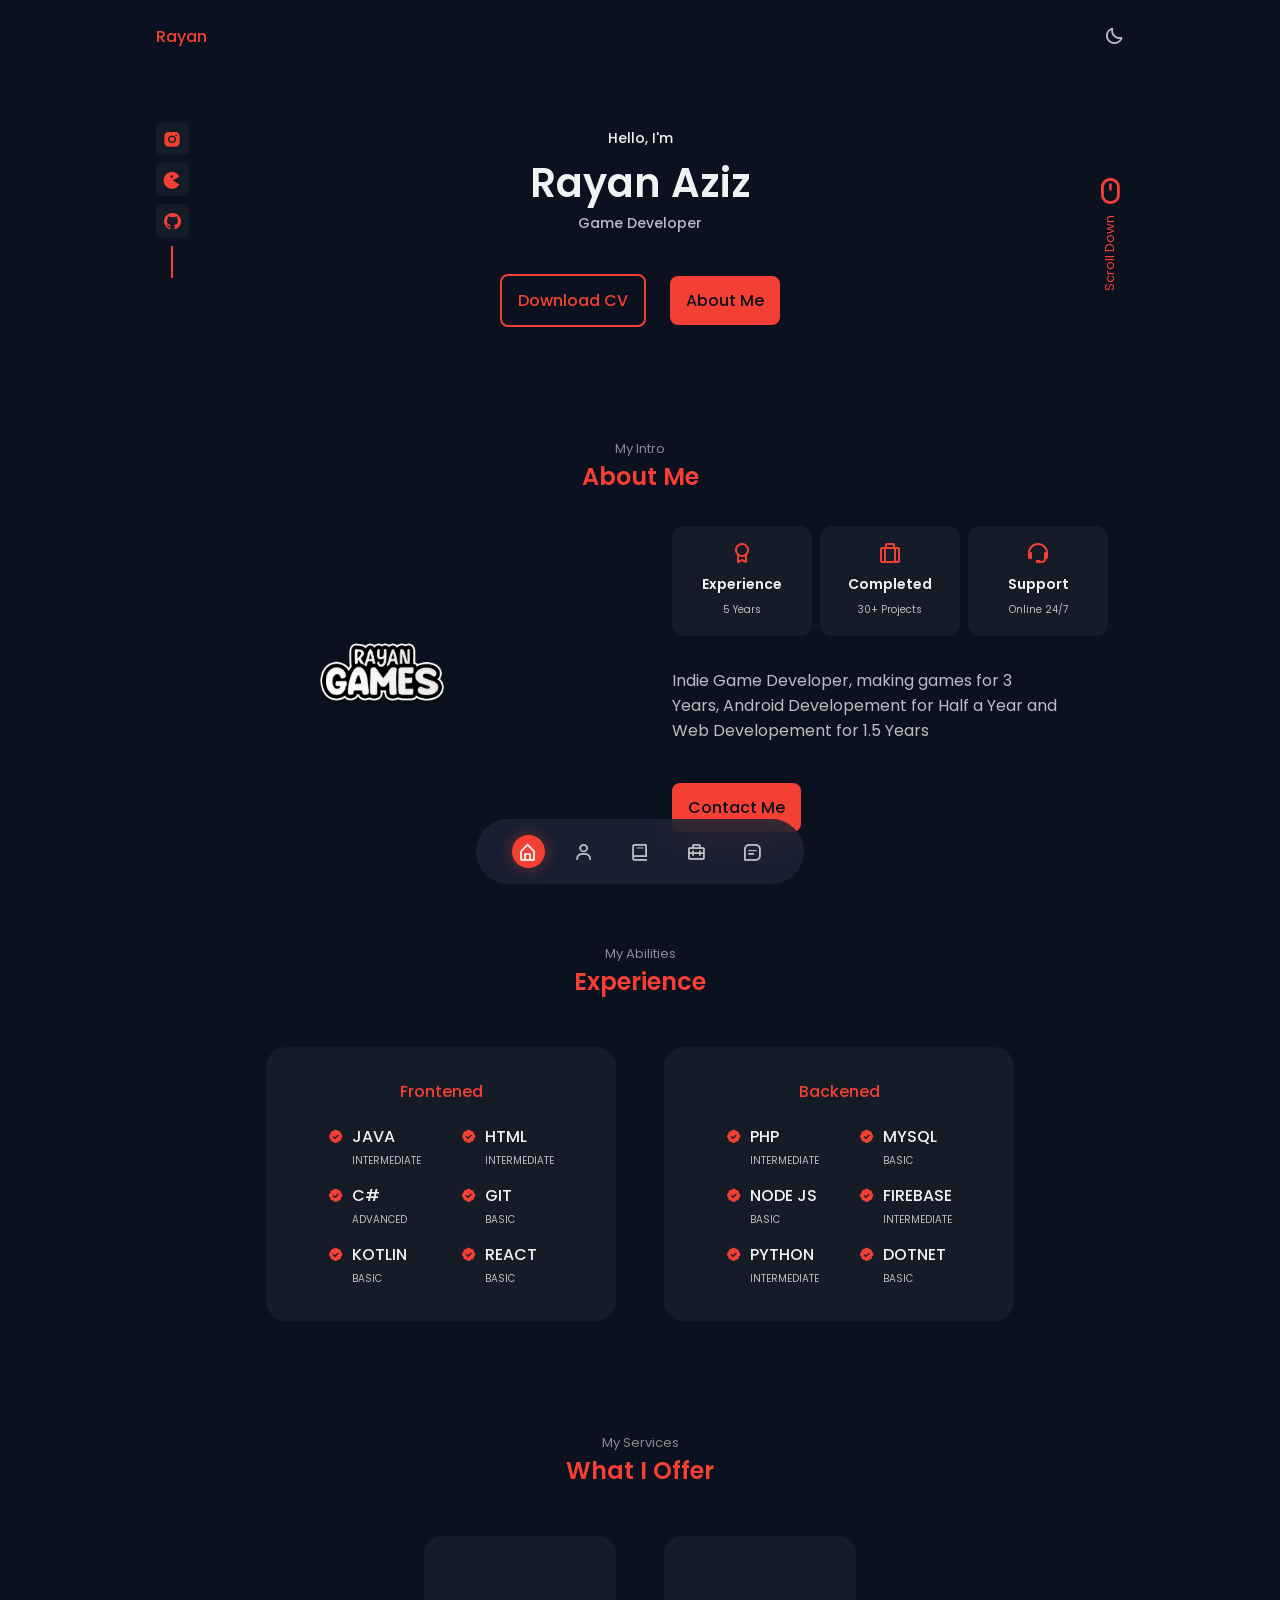
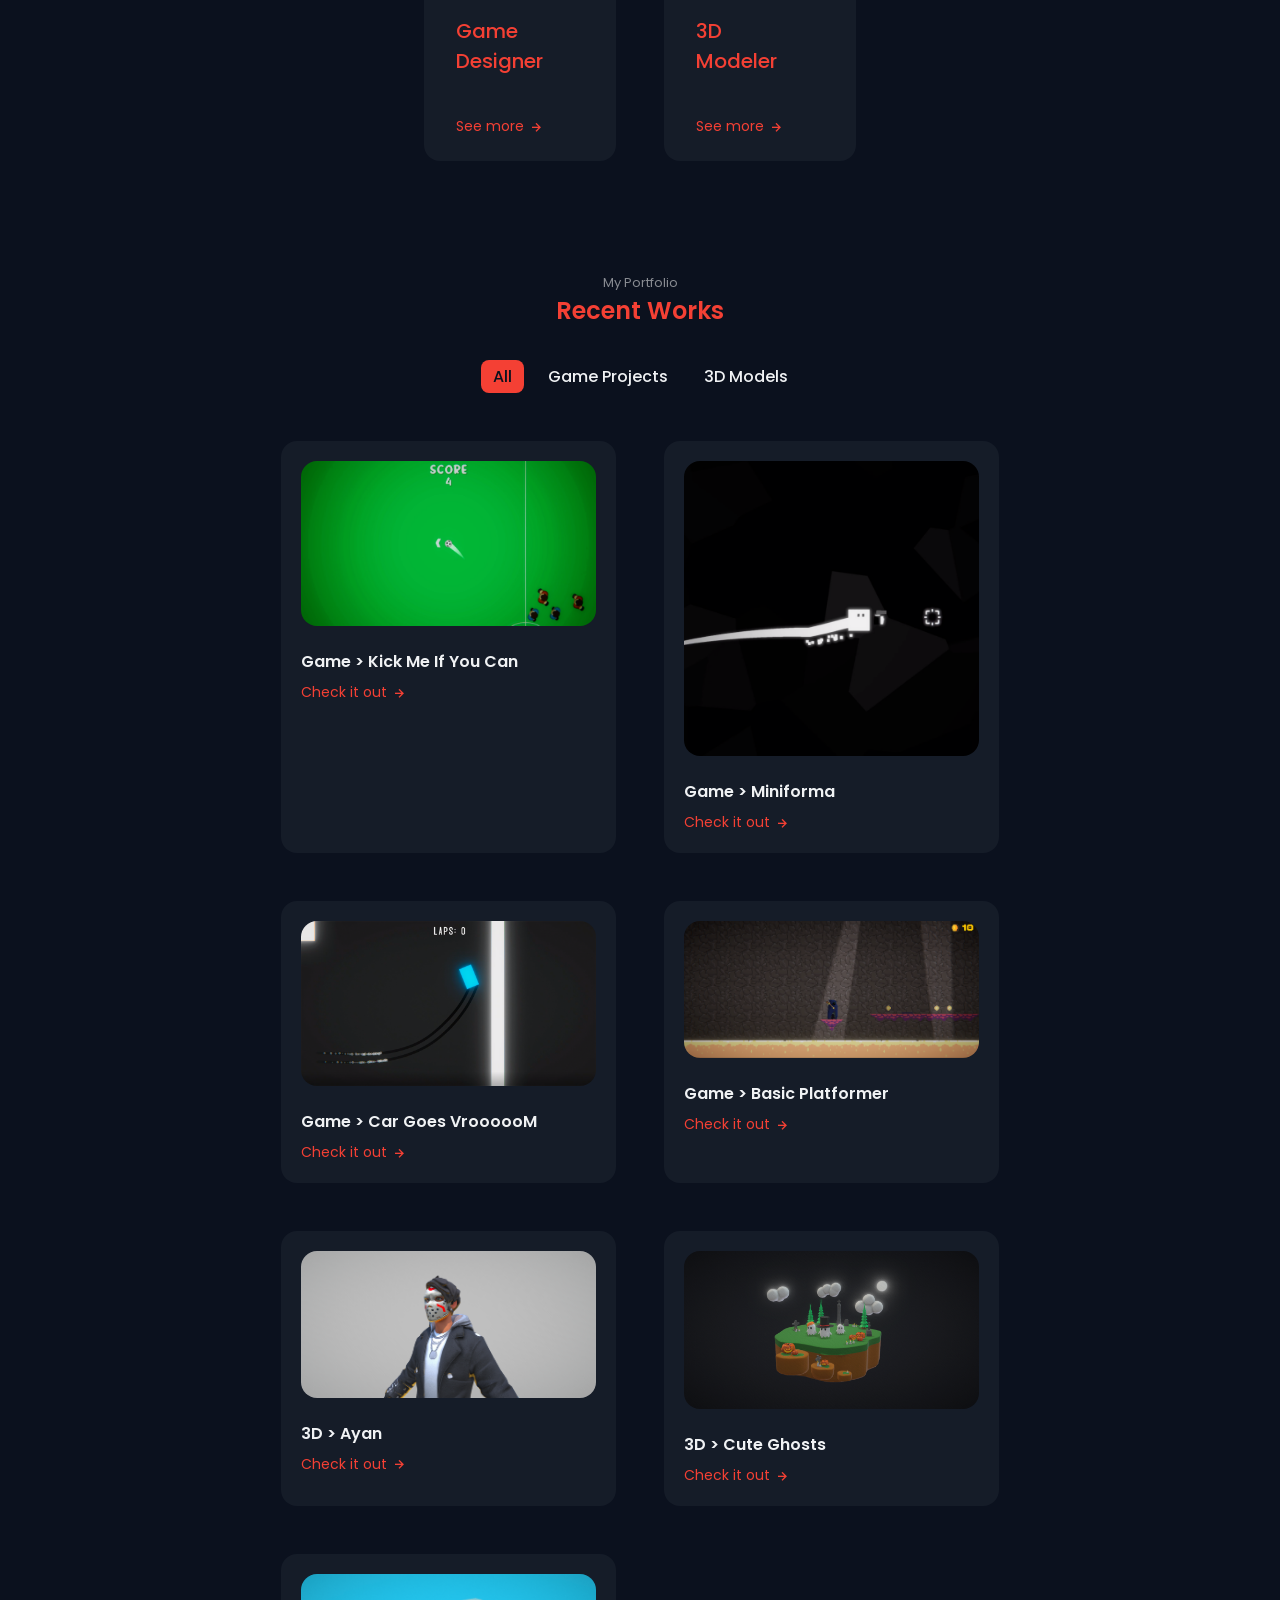
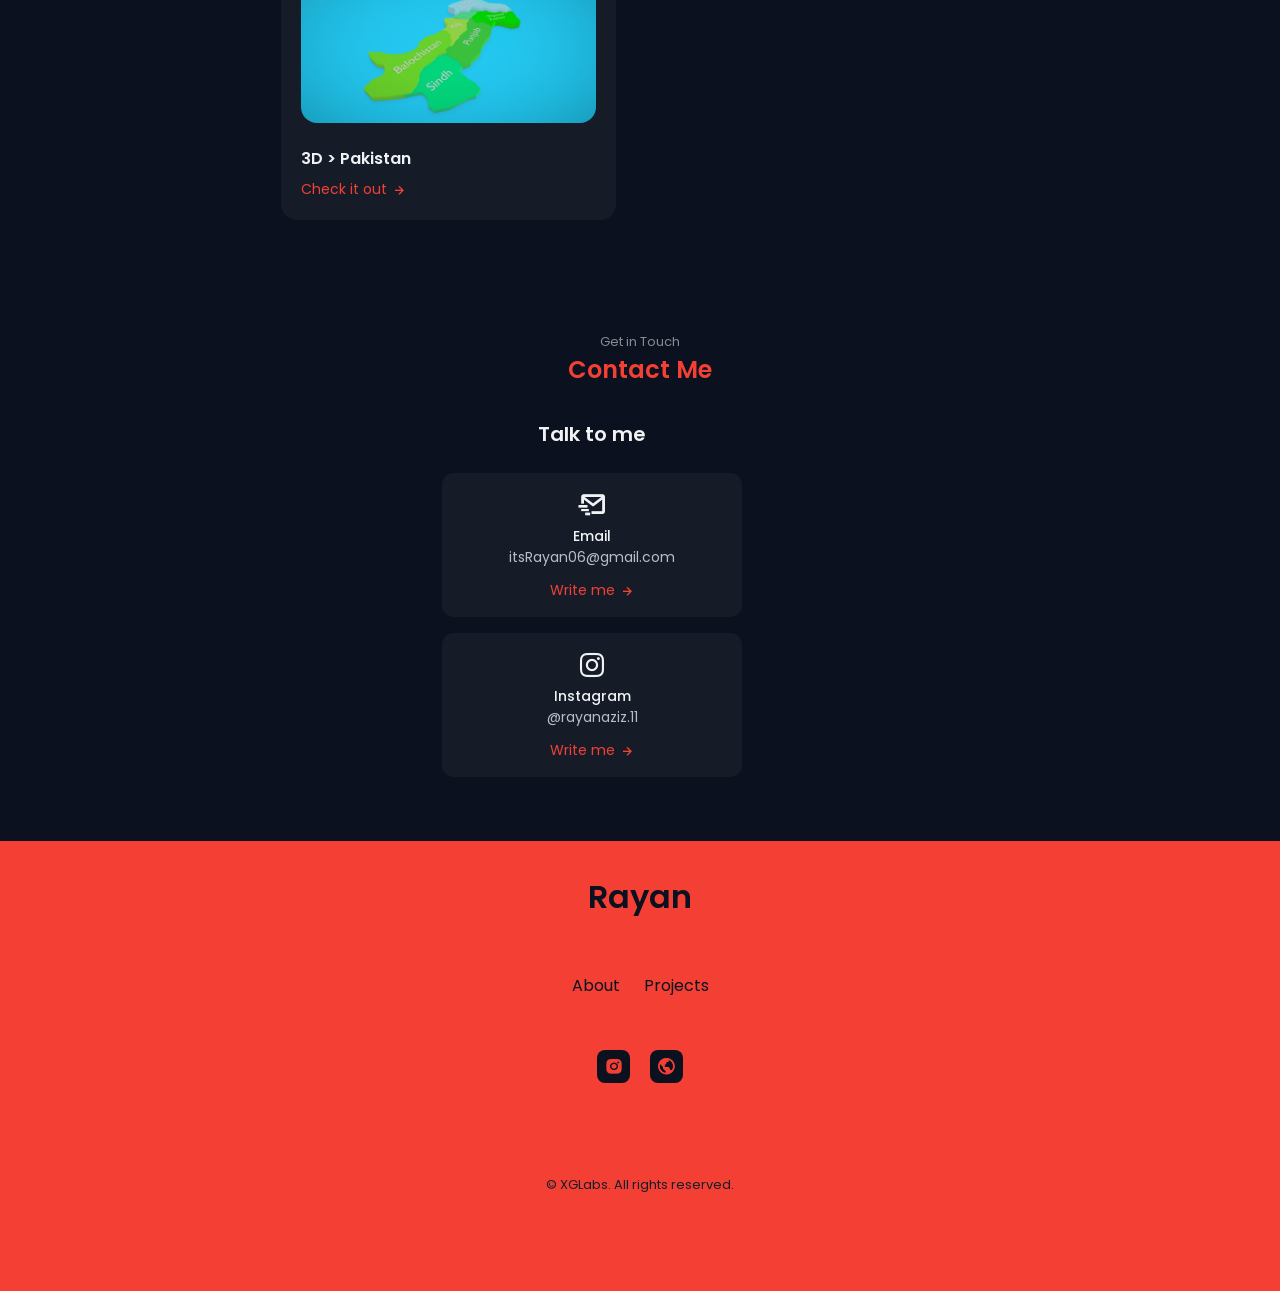
<file: index.html>
<!DOCTYPE html>
    <html lang="en">
    <head>
        <meta charset="UTF-8">
        <meta name="viewport" content="width=device-width, initial-scale=1.0">

        <!--=============== FAVICON ===============-->
        <link rel="shortcut icon" href="assets/img/logo.png" type="image/x-icon">

        <!--=============== BOXICONS ===============-->
        <link href='https://unpkg.com/boxicons@2.1.1/css/boxicons.min.css' rel='stylesheet'>

        <!--=============== SWIPER CSS ===============-->
        <link rel="stylesheet" href="">

        <!--=============== CSS ===============-->
        <link rel="stylesheet" href="assets/css/styles.css">
        <title> Rayan's Portfolio </title>
    </head>
    <body>
        <!--=============== HEADER ===============-->
        <header class="header" id="header">
            <nav class="nav container">
                <a href="#" class="nav_logo">Rayan</a>
                <div class="nav_menu">
                    <ul class="nav_list">
                        <li class="nav_item">
                            <a href="#home" class="nav_link active_link">
                                <i class='bx bx-home-alt' ></i>
                            </a>
                        </li>
        
                        <li class="nav_item">
                            <a href="#about" class="nav_link">
                                <i class='bx bx-user' ></i>
                            </a>
                        </li>
        
                        <li class="nav_item">
                            <a href="#skills" class="nav_link">
                                <i class='bx bx-book' ></i>
                            </a>
                        </li>
        
                        <li class="nav_item">
                            <a href="#work" class="nav_link">
                                <i class='bx bx-briefcase-alt-2' ></i>
                            </a>
                        </li>
        
                        <li class="nav_item">
                            <a href="#contact" class="nav_link">
                                <i class='bx bx-message-square-detail' ></i>
                            </a>
                        </li>
                    </ul>
                </div>

                 <!-- Theme Change Button -->
                 <i class='bx bx-moon change-theme' id="theme-button" ></i>
            </nav>
        </header>

        <!--=============== MAIN ===============-->
        <main class="main">
            <!--=============== HOME ===============-->
            <section class="home section" id="home">
                <div class="home_container container grid">
                    <div class="home_data">
                        <span class="home_greeting">Hello, I'm</span>
                        <h1 class="home_name">Rayan Aziz</h1>
                        <h3 class="home_education">Game Developer</h3>
                        <div class="home_buttons">
                            <a download="" href="assets/img/CV.png" class="button button--ghost">
                                Download CV
                            </a>
                            <a href="#about" class="button">About Me</a>
                        </div>
                    </div>

                    <div class="home_social">
                        <a href="https://instagram.com/rayanaziz.11" target="_blank" class="home_social-link">
                            <i class='bx bxl-instagram-alt'></i>
                        </a>
                        <a href="https://itsrayan11.itch.io/" target="_blank" class="home_social-link">
                            <i class='bx bxs-game' ></i>
                        </a>
                        <a href="https://github.com/itsRayan11" target="_blank" class="home_social-link">
                            <i class='bx bxl-github' ></i>
                        </a>
                    </div>

                    <a href="#about" class="home_scroll">
                        <i class='bx bx-mouse home_scroll-icon' ></i>
                        <span class="home_scroll-name">Scroll Down</span>
                    </a>
                </div>
            </section>
            
            <!--=============== ABOUT ===============-->
            <section class="about section" id="about">
                <span class="section__subtitle">My Intro</span>
                <h2 class="section__title">About Me</h2>

                <div class="about_container container grid">
                    <img src="assets/img/logo.png" alt="" class="about_img">

                <div class="about_data">
                    <div class="about_info">
                        <div class="about_box">
                            <i class='bx bx-award about_icon' ></i>
                            <h3 class="about_title">Experience</h3>
                            <span class="about_subtitle">5 Years</span>
                        </div>
                        
                        <div class="about_box">
                            <i class='bx bx-briefcase-alt about_icon' ></i>
                            <h3 class="about_title">Completed</h3>
                            <span class="about_subtitle">30+ Projects</span>
                        </div>

                        <div class="about_box">
                            <i class='bx bx-support about_icon' ></i>
                            <h3 class="about_title">Support</h3>
                            <span class="about_subtitle">Online 24/7</span>
                        </div>
                    </div>
                    <p class="about_description">
                        Indie Game Developer, making games for 3 Years,
                        Android Developement for Half a Year and
                        Web Developement for 1.5 Years
                    </p>
                    <a href="#contact" class="button">Contact Me</a>
                </div>
                </div>
            </section>

            <!--=============== SKILLS ===============-->
            <section class="skills section" id="skills">
                <span class="section__subtitle">My Abilities</span>
                <h2 class="section__title">Experience</h2>

                <div class="skills_container container grid">
                    <div class="skills_content">
                        <h3 class="skills_title">Frontened</h3>
                        <div class="skills_box">
                            <div class="skills_group">
                                <div class="skills_data">
                                    <i class='bx bxs-badge-check' ></i>
                                    <div>
                                        <h3 class="skills_name">JAVA</h3>
                                        <span class="skills_level">INTERMEDIATE</span>
                                    </div>
                                </div>
                                
                                <div class="skills_data">
                                    <i class='bx bxs-badge-check' ></i>
                                    <div>
                                        <h3 class="skills_name">C#</h3>
                                        <span class="skills_level">ADVANCED</span>
                                    </div>
                                </div>

                                <div class="skills_data">
                                    <i class='bx bxs-badge-check' ></i>
                                    <div>
                                        <h3 class="skills_name">KOTLIN</h3>
                                        <span class="skills_level">BASIC</span>
                                    </div>
                                </div>
                            </div>

                            <div class="skills_group">
                                <div class="skills_data">
                                    <i class='bx bxs-badge-check' ></i>
                                    <div>
                                        <h3 class="skills_name">HTML</h3>
                                        <span class="skills_level">INTERMEDIATE</span>
                                    </div>
                                </div>
                                
                                <div class="skills_data">
                                    <i class='bx bxs-badge-check' ></i>
                                    <div>
                                        <h3 class="skills_name">GIT</h3>
                                        <span class="skills_level">BASIC</span>
                                    </div>
                                </div>

                                <div class="skills_data">
                                    <i class='bx bxs-badge-check' ></i>
                                    <div>
                                        <h3 class="skills_name">REACT</h3>
                                        <span class="skills_level">BASIC</span>
                                    </div>
                                </div>
                            </div>
                        </div>
                    </div>

                    <div class="skills_content">
                        <h3 class="skills_title">Backened</h3>
                        <div class="skills_box">
                            <div class="skills_group">
                                <div class="skills_data">
                                    <i class='bx bxs-badge-check' ></i>
                                    <div>
                                        <h3 class="skills_name">PHP</h3>
                                        <span class="skills_level">INTERMEDIATE</span>
                                    </div>
                                </div>
                                
                                <div class="skills_data">
                                    <i class='bx bxs-badge-check' ></i>
                                    <div>
                                        <h3 class="skills_name">NODE JS</h3>
                                        <span class="skills_level">BASIC</span>
                                    </div>
                                </div>

                                <div class="skills_data">
                                    <i class='bx bxs-badge-check' ></i>
                                    <div>
                                        <h3 class="skills_name">PYTHON</h3>
                                        <span class="skills_level">INTERMEDIATE</span>
                                    </div>
                                </div>
                            </div>

                            <div class="skills_group">
                                <div class="skills_data">
                                    <i class='bx bxs-badge-check' ></i>
                                    <div>
                                        <h3 class="skills_name">MYSQL</h3>
                                        <span class="skills_level">BASIC</span>
                                    </div>
                                </div>
                                
                                <div class="skills_data">
                                    <i class='bx bxs-badge-check' ></i>
                                    <div>
                                        <h3 class="skills_name">FIREBASE</h3>
                                        <span class="skills_level">INTERMEDIATE</span>
                                    </div>
                                </div>

                                <div class="skills_data">
                                    <i class='bx bxs-badge-check' ></i>
                                    <div>
                                        <h3 class="skills_name">DOTNET</h3>
                                        <span class="skills_level">BASIC</span>
                                    </div>
                                </div>
                            </div>
                        </div>
                    </div>
                </div>
            </section>
            <!--=============== SERVICES ===============-->
            <section class="services section">
                <span class="section__subtitle">My Services</span>
                <h2 class="section__title">What I Offer</h2>

                <div class="services_container container grid">
                    <div class="services_card">
                        <h3 class="services_title">Game<br>Designer</h3>

                        <span class="services_button">
                            See more <i class='bx bx-right-arrow-alt services_icon'></i>
                        </span>

                        <div class="services_modal">
                            <div class="services_model-content">
                                <i class='bx bx-x services_modal-close' ></i>
                                <h3 class="services_modal-title">Game Designer</h3>
                                <p class="services_modal-description">
                                    Service with 3 Years of Experience,
                                    Providing Quality work to clients and companies.
                                </p>

                                <ul class="services_modal-list">
                                    <li class="services_modal-item">
                                        <i class='bx bx-check services_modal-icon' >
                                            <p class="services_modal-info">
                                                Game Ideas to Reality
                                            </p>
                                        </i>
                                    </li>

                                    <li class="services_modal-item">
                                        <i class='bx bx-check services_modal-icon' >
                                            <p class="services_modal-info">
                                                Game Tools and Assets
                                            </p>
                                        </i>
                                    </li>
                                    
                                    <li class="services_modal-item">
                                        <i class='bx bx-check services_modal-icon' >
                                            <p class="services_modal-info">
                                                Story Writing
                                            </p>
                                        </i>
                                    </li>

                                    <li class="services_modal-item">
                                        <i class='bx bx-check services_modal-icon' >
                                            <p class="services_modal-info">
                                                World Building
                                            </p>
                                        </i>
                                    </li>

                                    <li class="services_modal-item">
                                        <i class='bx bx-check services_modal-icon' >
                                            <p class="services_modal-info">
                                               Minimalist Ui Designs
                                            </p>
                                        </i>
                                    </li>
                                </ul>
                            </div>
                        </div>
                    </div>

                        <div class="services_card">
                            <h3 class="services_title">3D<br>Modeler</h3>
    
                            <span class="services_button">
                                See more <i class='bx bx-right-arrow-alt services_icon'></i>
                            </span>

                            <div class="services_modal">
                                <div class="services_model-content">
                                    <i class='bx bx-x services_modal-close' ></i>
                                    <h3 class="services_modal-title">3D Modeler</h3>
                                    <p class="services_modal-description">
                                        Service with 2 Years of Experience,
                                        Providing Quality work to clients and companies.
                                    </p>
    
                                    <ul class="services_modal-list">
                                        <li class="services_modal-item">
                                            <i class='bx bx-check services_modal-icon' >
                                                <p class="services_modal-info">
                                                    Low Poly Models
                                                </p>
                                            </i>
                                        </li>
    
                                        <li class="services_modal-item">
                                            <i class='bx bx-check services_modal-icon' >
                                                <p class="services_modal-info">
                                                    Voxel Models
                                                </p>
                                            </i>
                                        </li>
                                        
                                        <li class="services_modal-item">
                                            <i class='bx bx-check services_modal-icon' >
                                                <p class="services_modal-info">
                                                    Detailed Models
                                                </p>
                                            </i>
                                        </li>
    
                                        <li class="services_modal-item">
                                            <i class='bx bx-check services_modal-icon' >
                                                <p class="services_modal-info">
                                                    Rigged Models
                                                </p>
                                            </i>
                                        </li>
    
                                        <li class="services_modal-item">
                                            <i class='bx bx-check services_modal-icon' >
                                                <p class="services_modal-info">
                                                   Animated Models
                                                </p>
                                            </i>
                                        </li>
                                    </ul>
                                </div>
                            </div>
                        </div>
                </div>
            </section>

            <!--=============== WORK ===============-->
            <section class="work section" id="work">
                <span class="section__subtitle">My Portfolio</span>
                <h2 class="section__title">Recent Works</h2>

                <div class="work_filters">
                    <span class="work_item active-work" data-filter="all">All</span>
                    <span class="work_item" data-filter=".game-projects">Game Projects</span>
                    <span class="work_item" data-filter=".models">3D Models</span>
                </div>

                <div class="work_container container grid">
                    <div class="work_card mix game-projects">
                        <img src="assets/img/work7.png" alt="" class= "work_img">
                        <h3 class="work_title">Game > Kick Me If You Can</h3>
                        <a href="https://itsrayan11.itch.io/kmiyc" target="_blank" class="work_button">
                            Check it out <i class='bx bx-right-arrow-alt work_icon' ></i>
                        </a>
                    </div>

                    <div class="work_card mix game-projects">
                        <img src="assets/img/work1.png" alt="" class= "work_img">
                        <h3 class="work_title">Game > Miniforma</h3>
                        <a href="https://itsrayan11.itch.io/miniforma" target="_blank" class="work_button">
                            Check it out <i class='bx bx-right-arrow-alt work_icon' ></i>
                        </a>
                    </div>

                    <div class="work_card mix game-projects">
                        <img src="assets/img/work2.png" alt="" class= "work_img">
                        <h3 class="work_title">Game > Car Goes VroooooM</h3>
                        <a href="https://itsrayan11.itch.io/car-goes-vrooooom" class="work_button" target="_blank">
                            Check it out <i class='bx bx-right-arrow-alt work_icon' ></i>
                        </a>
                    </div>

                    <div class="work_card mix game-projects">
                        <img src="assets/img/work3.png" alt="" class= "work_img">
                        <h3 class="work_title">Game > Basic Platformer</h3>
                        <a href="https://itsrayan11.itch.io/basic-platformer" class="work_button" target="_blank">
                            Check it out <i class='bx bx-right-arrow-alt work_icon' ></i>
                        </a>
                    </div>

                    <div class="work_card mix models">
                        <img src="assets/img/work4.png" alt="" class= "work_img">
                        <h3 class="work_title">3D > Ayan</h3>
                        <a href="https://sketchfab.com/3d-models/ayan-3d-stylized-character-1ff44cf302534a96bd35b1aa114484c9" class="work_button" target="_blank">
                            Check it out <i class='bx bx-right-arrow-alt work_icon' ></i>
                        </a>
                    </div>

                    <div class="work_card mix models">
                        <img src="assets/img/work5.png" alt="" class= "work_img">
                        <h3 class="work_title">3D > Cute Ghosts</h3>
                        <a href="https://sketchfab.com/3d-models/cute-ghosts-a496bbe238d84ed08fc53f345ee53604" class="work_button" target="_blank">
                            Check it out <i class='bx bx-right-arrow-alt work_icon' ></i>
                        </a>
                    </div>

                    <div class="work_card mix models">
                        <img src="assets/img/work6.png" alt="" class= "work_img">
                        <h3 class="work_title">3D > Pakistan</h3>
                        <a href="https://sketchfab.com/3d-models/low-poly-pakistan-map-c3af8e9e14e946838564cd4871319c11" class="work_button" target="_blank">
                            Check it out <i class='bx bx-right-arrow-alt work_icon' ></i>
                        </a>
                    </div>
                </div>
            </section>

            <!--=============== CONTACT ===============-->
            <section class="contact section" id="contact">
                <span class="section__subtitle">Get in Touch</span>
                <h2 class="section__title">Contact Me</h2>

                <div class="contact_container container grid">
                    <div class="contact_content">
                        <h3 class="contact_title">Talk to me</h3>

                        <div class="contact_info">
                            <div class="contact_card">
                                <i class='bx bx-mail-send contact_card-icon'></i>
                                <h3 class="contact_card-title">Email</h3>
                                <span class="contact_card-data">itsRayan06@gmail.com</span>

                                <a href="mailto:itsRayan06@gmail.com" target="_blank" class="contact_button">
                                    Write me <i class='bx bx-right-arrow-alt contact_button-icon' ></i>
                                </a>
                            </div>

                            <div class="contact_card">
                                <i class='bx bxl bxl-instagram contact_card-icon'></i>
                                <h3 class="contact_card-title">Instagram</h3>
                                <span class="contact_card-data">@rayanaziz.11</span>

                                <a href="https://instagram.com/rayanaziz.11" target="_blank" class="contact_button">
                                    Write me <i class='bx bx-right-arrow-alt contact_button-icon' ></i>
                                </a>
                            </div>
                        </div>
                    </div>
                </div>
            </section>
        </main>

        <!--=============== FOOTER ===============-->
        <footer class="footer">
            <div class="footer_container container grid">
                <h1 class="footer_title">Rayan</h1>

                <ul class="footer_list">
                    <li>
                        <a href="#about" class="footer_link">About</a>
                    </li>

                    <li>
                        <a href="#work" class="footer_link">Projects</a>
                    </li>
                </ul>

                <ul class="footer_social">
                    <a href="https://instagram.com/rayanaziz.11" target="_blank" class="footer_social-link">
                        <i class='bx bxl-instagram-alt' ></i>
                    </a>

                    <a href="https://itsrayan11.itch.io/" target="_blank" class="footer_social-link">
                        <i class='bx bx-world' ></i>
                    </a>
                </ul>

                <span class="footer_copy">
                    &#169; XGLabs. All rights reserved.
                </span>
            </div>
        </footer>

        <!--=============== SCROLLREVEAL ===============-->
        <script src="assets/js/scrollreveal.min.js"></script>

        <!--=============== SWIPER JS ===============-->
        <script src="assets/js/swiper-bundle.min.js"></script>

        <!--=============== MIXITUP FILTER ===============-->
        <script src="assets/js/mixitup.min.js"></script>

        <!--=============== MAIN JS ===============-->
        <script src="assets/js/main.js"></script>
    </body>
</html>
</file>
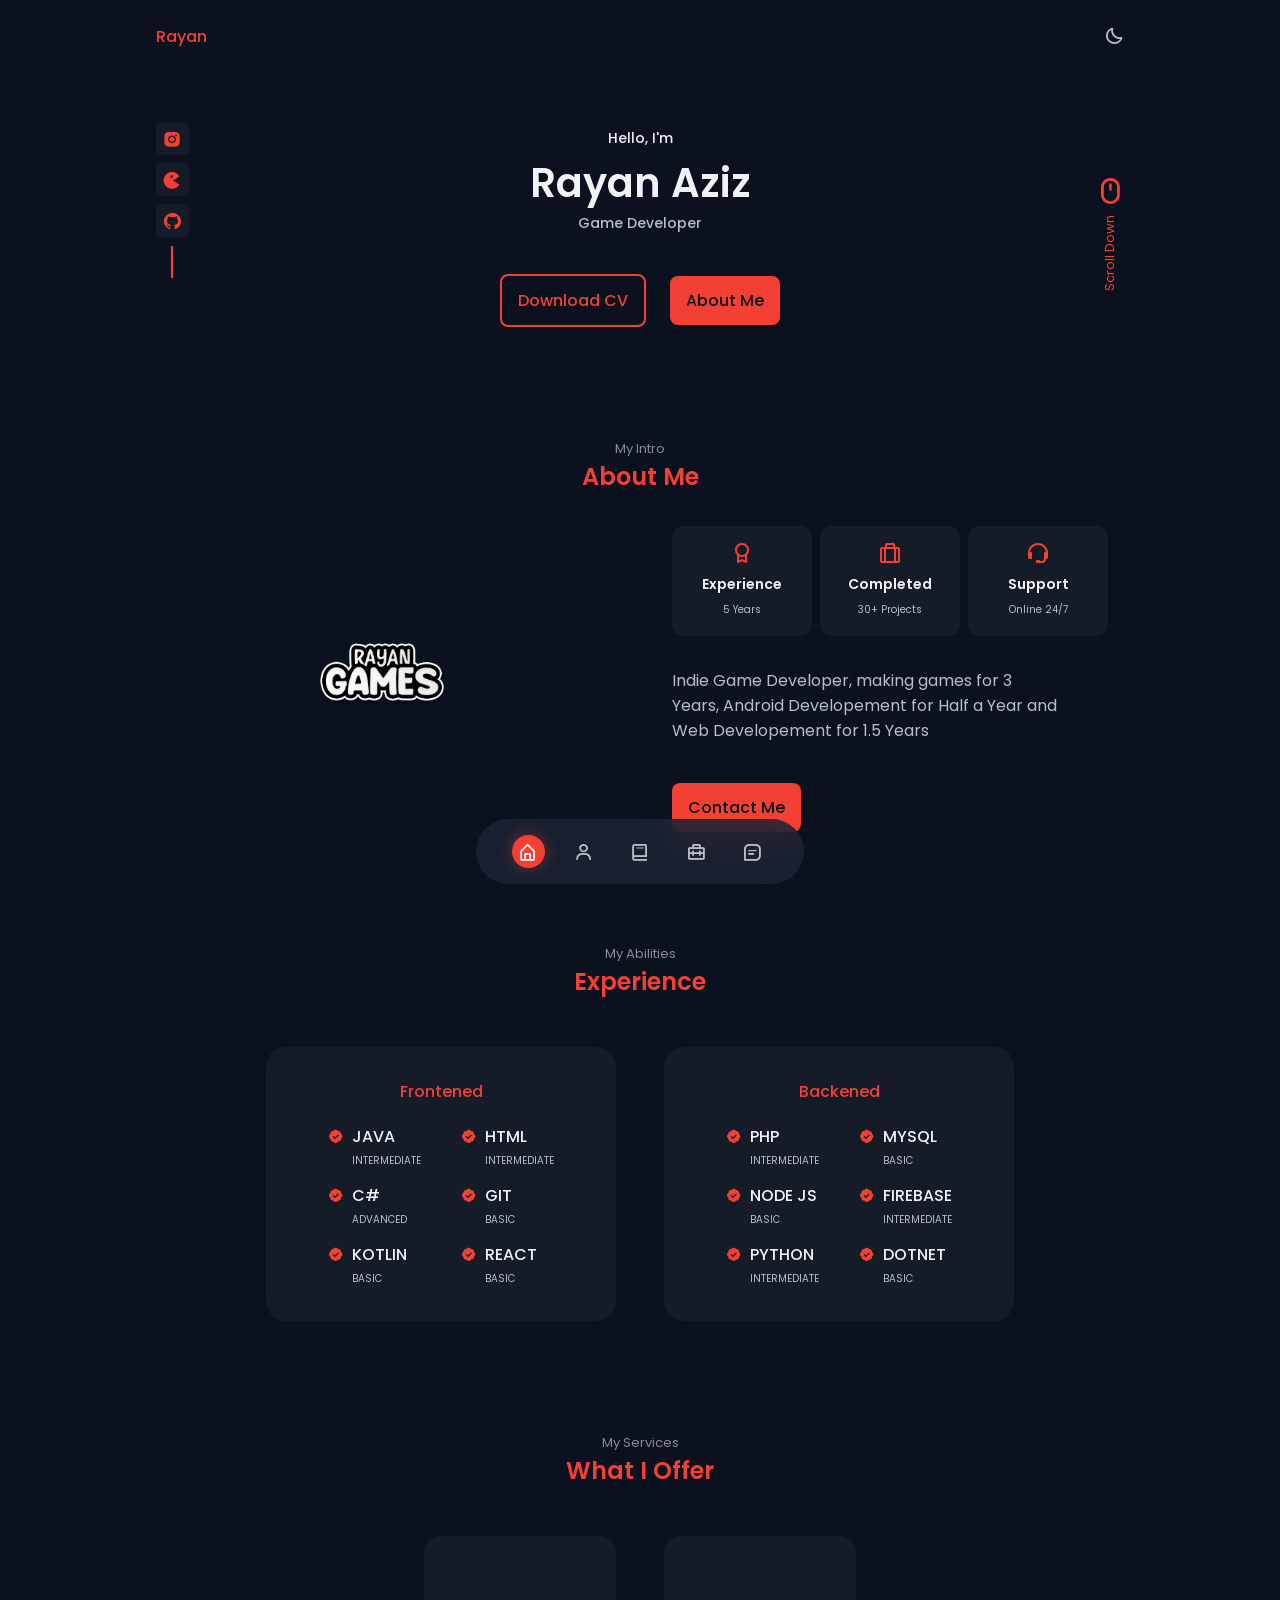
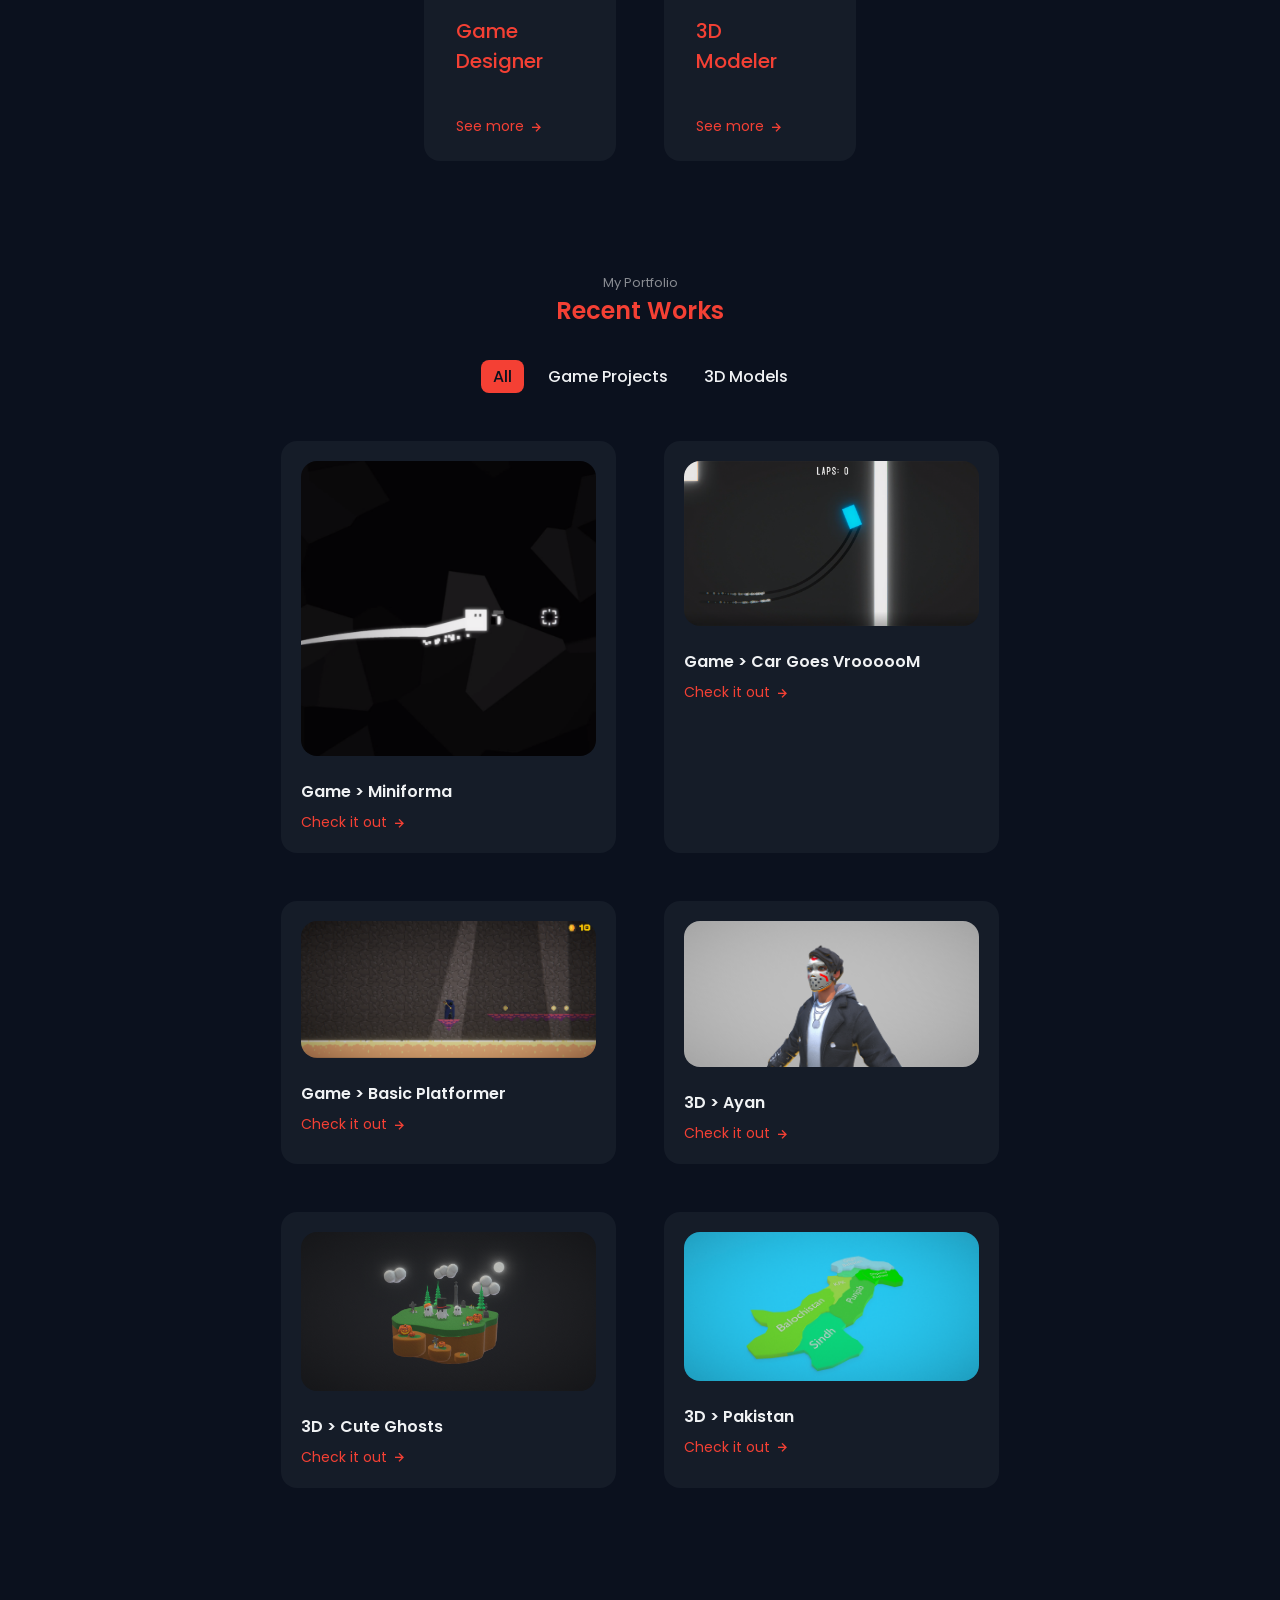
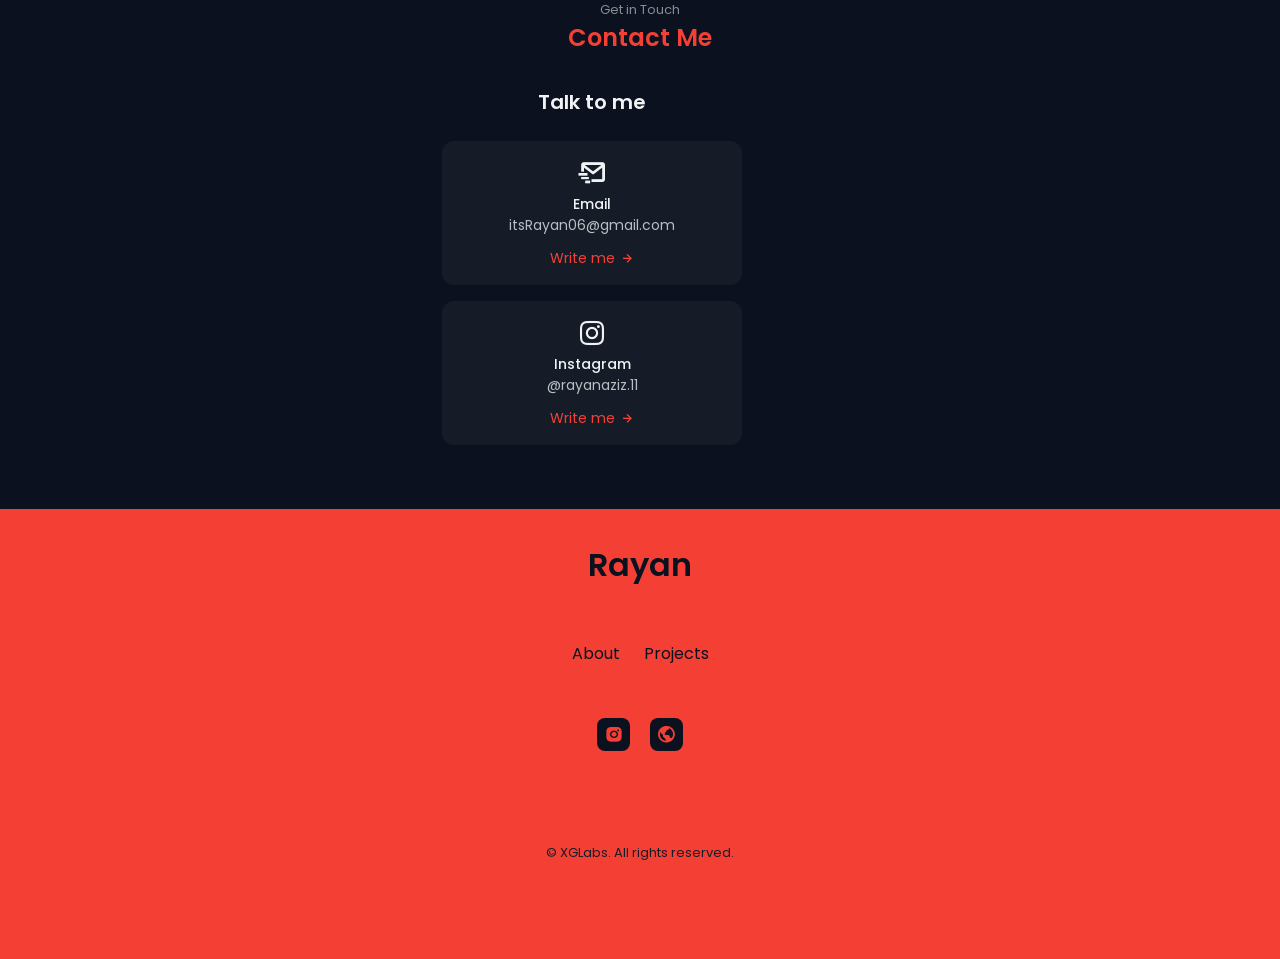
<file: Website/index.html>
<!DOCTYPE html>
    <html lang="en">
    <head>
        <meta charset="UTF-8">
        <meta name="viewport" content="width=device-width, initial-scale=1.0">

        <!--=============== FAVICON ===============-->
        <link rel="shortcut icon" href="assets/img/logo.png" type="image/x-icon">

        <!--=============== BOXICONS ===============-->
        <link href='https://unpkg.com/boxicons@2.1.1/css/boxicons.min.css' rel='stylesheet'>

        <!--=============== SWIPER CSS ===============-->
        <link rel="stylesheet" href="">

        <!--=============== CSS ===============-->
        <link rel="stylesheet" href="assets/css/styles.css">
        <title> Rayan's Portfolio </title>
    </head>
    <body>
        <!--=============== HEADER ===============-->
        <header class="header" id="header">
            <nav class="nav container">
                <a href="#" class="nav_logo">Rayan</a>
                <div class="nav_menu">
                    <ul class="nav_list">
                        <li class="nav_item">
                            <a href="#home" class="nav_link active_link">
                                <i class='bx bx-home-alt' ></i>
                            </a>
                        </li>
        
                        <li class="nav_item">
                            <a href="#about" class="nav_link">
                                <i class='bx bx-user' ></i>
                            </a>
                        </li>
        
                        <li class="nav_item">
                            <a href="#skills" class="nav_link">
                                <i class='bx bx-book' ></i>
                            </a>
                        </li>
        
                        <li class="nav_item">
                            <a href="#work" class="nav_link">
                                <i class='bx bx-briefcase-alt-2' ></i>
                            </a>
                        </li>
        
                        <li class="nav_item">
                            <a href="#contact" class="nav_link">
                                <i class='bx bx-message-square-detail' ></i>
                            </a>
                        </li>
                    </ul>
                </div>

                 <!-- Theme Change Button -->
                 <i class='bx bx-moon change-theme' id="theme-button" ></i>
            </nav>
        </header>

        <!--=============== MAIN ===============-->
        <main class="main">
            <!--=============== HOME ===============-->
            <section class="home section" id="home">
                <div class="home_container container grid">
                    <div class="home_data">
                        <span class="home_greeting">Hello, I'm</span>
                        <h1 class="home_name">Rayan Aziz</h1>
                        <h3 class="home_education">Game Developer</h3>
                        <div class="home_buttons">
                            <a download="" href="assets/pdf/Ansel-Cv.pdf" class="button button--ghost">
                                Download CV
                            </a>
                            <a href="#about" class="button">About Me</a>
                        </div>
                    </div>

                    <div class="home_social">
                        <a href="https://instagram.com/rayanaziz.11" target="_blank" class="home_social-link">
                            <i class='bx bxl-instagram-alt'></i>
                        </a>
                        <a href="https://itsrayan11.itch.io/" target="_blank" class="home_social-link">
                            <i class='bx bxs-game' ></i>
                        </a>
                        <a href="https://github.com/itsRayan11" target="_blank" class="home_social-link">
                            <i class='bx bxl-github' ></i>
                        </a>
                    </div>

                    <a href="#about" class="home_scroll">
                        <i class='bx bx-mouse home_scroll-icon' ></i>
                        <span class="home_scroll-name">Scroll Down</span>
                    </a>
                </div>
            </section>
            
            <!--=============== ABOUT ===============-->
            <section class="about section" id="about">
                <span class="section__subtitle">My Intro</span>
                <h2 class="section__title">About Me</h2>

                <div class="about_container container grid">
                    <img src="assets/img/logo.png" alt="" class="about_img">

                <div class="about_data">
                    <div class="about_info">
                        <div class="about_box">
                            <i class='bx bx-award about_icon' ></i>
                            <h3 class="about_title">Experience</h3>
                            <span class="about_subtitle">5 Years</span>
                        </div>
                        
                        <div class="about_box">
                            <i class='bx bx-briefcase-alt about_icon' ></i>
                            <h3 class="about_title">Completed</h3>
                            <span class="about_subtitle">30+ Projects</span>
                        </div>

                        <div class="about_box">
                            <i class='bx bx-support about_icon' ></i>
                            <h3 class="about_title">Support</h3>
                            <span class="about_subtitle">Online 24/7</span>
                        </div>
                    </div>
                    <p class="about_description">
                        Indie Game Developer, making games for 3 Years,
                        Android Developement for Half a Year and
                        Web Developement for 1.5 Years
                    </p>
                    <a href="#contact" class="button">Contact Me</a>
                </div>
                </div>
            </section>

            <!--=============== SKILLS ===============-->
            <section class="skills section" id="skills">
                <span class="section__subtitle">My Abilities</span>
                <h2 class="section__title">Experience</h2>

                <div class="skills_container container grid">
                    <div class="skills_content">
                        <h3 class="skills_title">Frontened</h3>
                        <div class="skills_box">
                            <div class="skills_group">
                                <div class="skills_data">
                                    <i class='bx bxs-badge-check' ></i>
                                    <div>
                                        <h3 class="skills_name">JAVA</h3>
                                        <span class="skills_level">INTERMEDIATE</span>
                                    </div>
                                </div>
                                
                                <div class="skills_data">
                                    <i class='bx bxs-badge-check' ></i>
                                    <div>
                                        <h3 class="skills_name">C#</h3>
                                        <span class="skills_level">ADVANCED</span>
                                    </div>
                                </div>

                                <div class="skills_data">
                                    <i class='bx bxs-badge-check' ></i>
                                    <div>
                                        <h3 class="skills_name">KOTLIN</h3>
                                        <span class="skills_level">BASIC</span>
                                    </div>
                                </div>
                            </div>

                            <div class="skills_group">
                                <div class="skills_data">
                                    <i class='bx bxs-badge-check' ></i>
                                    <div>
                                        <h3 class="skills_name">HTML</h3>
                                        <span class="skills_level">INTERMEDIATE</span>
                                    </div>
                                </div>
                                
                                <div class="skills_data">
                                    <i class='bx bxs-badge-check' ></i>
                                    <div>
                                        <h3 class="skills_name">GIT</h3>
                                        <span class="skills_level">BASIC</span>
                                    </div>
                                </div>

                                <div class="skills_data">
                                    <i class='bx bxs-badge-check' ></i>
                                    <div>
                                        <h3 class="skills_name">REACT</h3>
                                        <span class="skills_level">BASIC</span>
                                    </div>
                                </div>
                            </div>
                        </div>
                    </div>

                    <div class="skills_content">
                        <h3 class="skills_title">Backened</h3>
                        <div class="skills_box">
                            <div class="skills_group">
                                <div class="skills_data">
                                    <i class='bx bxs-badge-check' ></i>
                                    <div>
                                        <h3 class="skills_name">PHP</h3>
                                        <span class="skills_level">INTERMEDIATE</span>
                                    </div>
                                </div>
                                
                                <div class="skills_data">
                                    <i class='bx bxs-badge-check' ></i>
                                    <div>
                                        <h3 class="skills_name">NODE JS</h3>
                                        <span class="skills_level">BASIC</span>
                                    </div>
                                </div>

                                <div class="skills_data">
                                    <i class='bx bxs-badge-check' ></i>
                                    <div>
                                        <h3 class="skills_name">PYTHON</h3>
                                        <span class="skills_level">INTERMEDIATE</span>
                                    </div>
                                </div>
                            </div>

                            <div class="skills_group">
                                <div class="skills_data">
                                    <i class='bx bxs-badge-check' ></i>
                                    <div>
                                        <h3 class="skills_name">MYSQL</h3>
                                        <span class="skills_level">BASIC</span>
                                    </div>
                                </div>
                                
                                <div class="skills_data">
                                    <i class='bx bxs-badge-check' ></i>
                                    <div>
                                        <h3 class="skills_name">FIREBASE</h3>
                                        <span class="skills_level">INTERMEDIATE</span>
                                    </div>
                                </div>

                                <div class="skills_data">
                                    <i class='bx bxs-badge-check' ></i>
                                    <div>
                                        <h3 class="skills_name">DOTNET</h3>
                                        <span class="skills_level">BASIC</span>
                                    </div>
                                </div>
                            </div>
                        </div>
                    </div>
                </div>
            </section>
            <!--=============== SERVICES ===============-->
            <section class="services section">
                <span class="section__subtitle">My Services</span>
                <h2 class="section__title">What I Offer</h2>

                <div class="services_container container grid">
                    <div class="services_card">
                        <h3 class="services_title">Game<br>Designer</h3>

                        <span class="services_button">
                            See more <i class='bx bx-right-arrow-alt services_icon'></i>
                        </span>

                        <div class="services_modal">
                            <div class="services_model-content">
                                <i class='bx bx-x services_modal-close' ></i>
                                <h3 class="services_modal-title">Game Designer</h3>
                                <p class="services_modal-description">
                                    Service with 3 Years of Experience,
                                    Providing Quality work to clients and companies.
                                </p>

                                <ul class="services_modal-list">
                                    <li class="services_modal-item">
                                        <i class='bx bx-check services_modal-icon' >
                                            <p class="services_modal-info">
                                                Game Ideas to Reality
                                            </p>
                                        </i>
                                    </li>

                                    <li class="services_modal-item">
                                        <i class='bx bx-check services_modal-icon' >
                                            <p class="services_modal-info">
                                                Game Tools and Assets
                                            </p>
                                        </i>
                                    </li>
                                    
                                    <li class="services_modal-item">
                                        <i class='bx bx-check services_modal-icon' >
                                            <p class="services_modal-info">
                                                Story Writing
                                            </p>
                                        </i>
                                    </li>

                                    <li class="services_modal-item">
                                        <i class='bx bx-check services_modal-icon' >
                                            <p class="services_modal-info">
                                                World Building
                                            </p>
                                        </i>
                                    </li>

                                    <li class="services_modal-item">
                                        <i class='bx bx-check services_modal-icon' >
                                            <p class="services_modal-info">
                                               Minimalist Ui Designs
                                            </p>
                                        </i>
                                    </li>
                                </ul>
                            </div>
                        </div>
                    </div>

                        <div class="services_card">
                            <h3 class="services_title">3D<br>Modeler</h3>
    
                            <span class="services_button">
                                See more <i class='bx bx-right-arrow-alt services_icon'></i>
                            </span>

                            <div class="services_modal">
                                <div class="services_model-content">
                                    <i class='bx bx-x services_modal-close' ></i>
                                    <h3 class="services_modal-title">3D Modeler</h3>
                                    <p class="services_modal-description">
                                        Service with 2 Years of Experience,
                                        Providing Quality work to clients and companies.
                                    </p>
    
                                    <ul class="services_modal-list">
                                        <li class="services_modal-item">
                                            <i class='bx bx-check services_modal-icon' >
                                                <p class="services_modal-info">
                                                    Low Poly Models
                                                </p>
                                            </i>
                                        </li>
    
                                        <li class="services_modal-item">
                                            <i class='bx bx-check services_modal-icon' >
                                                <p class="services_modal-info">
                                                    Voxel Models
                                                </p>
                                            </i>
                                        </li>
                                        
                                        <li class="services_modal-item">
                                            <i class='bx bx-check services_modal-icon' >
                                                <p class="services_modal-info">
                                                    Detailed Models
                                                </p>
                                            </i>
                                        </li>
    
                                        <li class="services_modal-item">
                                            <i class='bx bx-check services_modal-icon' >
                                                <p class="services_modal-info">
                                                    Rigged Models
                                                </p>
                                            </i>
                                        </li>
    
                                        <li class="services_modal-item">
                                            <i class='bx bx-check services_modal-icon' >
                                                <p class="services_modal-info">
                                                   Animated Models
                                                </p>
                                            </i>
                                        </li>
                                    </ul>
                                </div>
                            </div>
                        </div>
                </div>
            </section>

            <!--=============== WORK ===============-->
            <section class="work section" id="work">
                <span class="section__subtitle">My Portfolio</span>
                <h2 class="section__title">Recent Works</h2>

                <div class="work_filters">
                    <span class="work_item active-work" data-filter="all">All</span>
                    <span class="work_item" data-filter=".game-projects">Game Projects</span>
                    <span class="work_item" data-filter=".models">3D Models</span>
                </div>

                <div class="work_container container grid">
                    <div class="work_card mix game-projects">
                        <img src="assets/img/work1.png" alt="" class= "work_img">
                        <h3 class="work_title">Game > Miniforma</h3>
                        <a href="https://itsrayan11.itch.io/miniforma" target="_blank" class="work_button">
                            Check it out <i class='bx bx-right-arrow-alt work_icon' ></i>
                        </a>
                    </div>

                    <div class="work_card mix game-projects">
                        <img src="assets/img/work2.png" alt="" class= "work_img">
                        <h3 class="work_title">Game > Car Goes VroooooM</h3>
                        <a href="https://itsrayan11.itch.io/car-goes-vrooooom" class="work_button" target="_blank">
                            Check it out <i class='bx bx-right-arrow-alt work_icon' ></i>
                        </a>
                    </div>

                    <div class="work_card mix game-projects">
                        <img src="assets/img/work3.png" alt="" class= "work_img">
                        <h3 class="work_title">Game > Basic Platformer</h3>
                        <a href="https://itsrayan11.itch.io/basic-platformer" class="work_button" target="_blank">
                            Check it out <i class='bx bx-right-arrow-alt work_icon' ></i>
                        </a>
                    </div>

                    <div class="work_card mix models">
                        <img src="assets/img/work4.png" alt="" class= "work_img">
                        <h3 class="work_title">3D > Ayan</h3>
                        <a href="https://sketchfab.com/3d-models/ayan-3d-stylized-character-1ff44cf302534a96bd35b1aa114484c9" class="work_button" target="_blank">
                            Check it out <i class='bx bx-right-arrow-alt work_icon' ></i>
                        </a>
                    </div>

                    <div class="work_card mix models">
                        <img src="assets/img/work5.png" alt="" class= "work_img">
                        <h3 class="work_title">3D > Cute Ghosts</h3>
                        <a href="https://sketchfab.com/3d-models/cute-ghosts-a496bbe238d84ed08fc53f345ee53604" class="work_button" target="_blank">
                            Check it out <i class='bx bx-right-arrow-alt work_icon' ></i>
                        </a>
                    </div>

                    <div class="work_card mix models">
                        <img src="assets/img/work6.png" alt="" class= "work_img">
                        <h3 class="work_title">3D > Pakistan</h3>
                        <a href="https://sketchfab.com/3d-models/low-poly-pakistan-map-c3af8e9e14e946838564cd4871319c11" class="work_button" target="_blank">
                            Check it out <i class='bx bx-right-arrow-alt work_icon' ></i>
                        </a>
                    </div>
                </div>
            </section>

            <!--=============== CONTACT ===============-->
            <section class="contact section" id="contact">
                <span class="section__subtitle">Get in Touch</span>
                <h2 class="section__title">Contact Me</h2>

                <div class="contact_container container grid">
                    <div class="contact_content">
                        <h3 class="contact_title">Talk to me</h3>

                        <div class="contact_info">
                            <div class="contact_card">
                                <i class='bx bx-mail-send contact_card-icon'></i>
                                <h3 class="contact_card-title">Email</h3>
                                <span class="contact_card-data">itsRayan06@gmail.com</span>

                                <a href="mailto:itsRayan06@gmail.com" target="_blank" class="contact_button">
                                    Write me <i class='bx bx-right-arrow-alt contact_button-icon' ></i>
                                </a>
                            </div>

                            <div class="contact_card">
                                <i class='bx bxl bxl-instagram contact_card-icon'></i>
                                <h3 class="contact_card-title">Instagram</h3>
                                <span class="contact_card-data">@rayanaziz.11</span>

                                <a href="https://instagram.com/rayanaziz.11" target="_blank" class="contact_button">
                                    Write me <i class='bx bx-right-arrow-alt contact_button-icon' ></i>
                                </a>
                            </div>
                        </div>
                    </div>
                </div>
            </section>
        </main>

        <!--=============== FOOTER ===============-->
        <footer class="footer">
            <div class="footer_container container grid">
                <h1 class="footer_title">Rayan</h1>

                <ul class="footer_list">
                    <li>
                        <a href="#about" class="footer_link">About</a>
                    </li>

                    <li>
                        <a href="#work" class="footer_link">Projects</a>
                    </li>
                </ul>

                <ul class="footer_social">
                    <a href="https://instagram.com/rayanaziz.11" target="_blank" class="footer_social-link">
                        <i class='bx bxl-instagram-alt' ></i>
                    </a>

                    <a href="https://itsrayan11.itch.io/" target="_blank" class="footer_social-link">
                        <i class='bx bx-world' ></i>
                    </a>
                </ul>

                <span class="footer_copy">
                    &#169; XGLabs. All rights reserved.
                </span>
            </div>
        </footer>

        <!--=============== SCROLLREVEAL ===============-->
        <script src="assets/js/scrollreveal.min.js"></script>

        <!--=============== SWIPER JS ===============-->
        <script src="assets/js/swiper-bundle.min.js"></script>

        <!--=============== MIXITUP FILTER ===============-->
        <script src="assets/js/mixitup.min.js"></script>

        <!--=============== MAIN JS ===============-->
        <script src="assets/js/main.js"></script>
    </body>
</html>
</file>
<file: assets/css/styles.css>
/*=============== GOOGLE FONTS ===============*/
@import url('https://fonts.googleapis.com/css2?family=Poppins:wght@400;500;600&display=swap');

/*=============== VARIABLES CSS ===============*/
:root {
  --header-height: 3.5rem;

  /*========== Colors ==========*/
  /*Color mode HSL(hue, saturation, lightness)*/
  /*
        Purple: hsl(250, 66%, 75%)
        Blue: hsl(207, 90%, 72%)
        Pink: hsl(356, 66%, 75%)
        Teal: hsl(174, 63%, 62%)
  */
  --first-hue: 4;
  --sat: 90%;
  --lig: 58%;
  --second-hue: 219;
  --first-color: hsl(var(--first-hue), var(--sat), var(--lig));
  --first-color-alt: hsl(var(--first-hue), var(--sat), 54%); /* -4% */
  --title-color: hsl(var(--second-hue), 15%, 95%);
  --text-color: hsl(var(--second-hue), 8%, 75%);
  --text-color-light: hsl(var(--second-hue), 4%, 55%);
  --body-color: hsl(var(--second-hue), 48%, 8%);
  --container-color: hsl(var(--second-hue), 32%, 12%);

  /*========== Font and typography ==========*/
  /*.5rem = 8px | 1rem = 16px ...*/
  --body-font: 'Poppins', sans-serif;
  --biggest-font-size: 1.75rem;
  --h1-font-size: 1.5rem;
  --h2-font-size: 1.25rem;
  --h3-font-size: 1rem;
  --normal-font-size: .938rem;
  --small-font-size: .813rem;
  --smaller-font-size: .75rem;
  --tiny-font-size: .625rem;

  /*========== Font weight ==========*/
  --font-medium: 500;
  --font-semibold: 600;

  /*========== z index ==========*/
  --z-tooltip: 10;
  --z-fixed: 100;
  --z-modal: 1000;
}

/* Responsive typography */
@media screen and (min-width: 968px) {
  :root {
    --biggest-font-size: 2.5rem;
    --h1-font-size: 2.25rem;
    --h2-font-size: 1.5rem;
    --h3-font-size: 1.25rem;
    --normal-font-size: 1rem;
    --small-font-size: .875rem;
    --smaller-font-size: .813rem;
  }
}

/*=============== BASE ===============*/
* {
  box-sizing: border-box;
  padding: 0;
  margin: 0;
}

html {
  scroll-behavior: smooth;
}

body,
button,
input,
textarea {
  font-family: var(--body-font);
  font-size: var(--normal-font-size);
}

body {
  background-color: var(--body-color);
  color: var(--text-color);
  transition: .4s;
}

h1, h2, h3 {
  color: var(--title-color);
  font-weight: var(--font-semibold);
}

ul {
  list-style: none;
}

a {
  text-decoration: none;
}

button {
  cursor: pointer;
  border: none;
  outline: none;
}

img {
  max-width: 100%;
  height: auto;
}

/*=============== THEME ===============*/
.change-theme{
  font-size: 1.25rem;
  cursor: pointer;
  transition: 0.3s;
}

.change-theme:hover{
  color: var(--first-color);
}

/*========== Variables Dark theme ==========*/
body.light-theme{
  --title-color: hsl(var(--second-hue), 15%, 15%);
  --text-color: hsl(var(--second-hue), 8%, 35%);
  --body-color: hsl(var(--second-hue), 100%, 99%);
  --container-color: #fff;
}

/*========== 
    Color changes in some parts of 
    the website, in light theme
==========*/
.light-theme .scroll-header{
  box-shadow: 0 2px 4px hsla(0, 0%, 1%, 0.1);
}

.light-theme .nav_menu{
  background-color: hsla(var(second-hue), 32%, 90%, 0.8);
}

.light-theme .section__subtitle{
  color: var(--text-color);
}

.light-theme .home_social-link{
  box-shadow: 0 2px 8px hsla(var(second-hue), 48%, 8%, 0.1);
}

.light-theme .home_social::after,
.light-theme .footer_social-link{
  background-color: var(--title-color);
}

.light-theme .home_social-link,
.light-theme .home_scroll,
.light-theme .button,
.light-theme .button:hover,
.light-theme .active-work,
.light-theme .footer_title,
.light-theme .footer_link,
.light-theme .footer_copy{
  color: var(--title-color);
}

.light-theme .about_box{
  box-shadow: 0 2px 8px hsla(var(second-hue), 48%, 8%, 0.1);
}

.light-theme .skills_content,
.light-theme .services_card,
.light-theme .work_card,
.light-theme .contact_card{
  box-shadow: 0 2px 16px hsla(var(second-hue), 48%, 8%, 0.1);
}

.light-theme::-webkit-scrollbar{
  background-color: hsl(var(second-hue), 8%, 66%);
}

.light-theme::-webkit-scrollbar-thumb{
  background-color: hsl(var(second-hue), 8%, 54%);
}

.light-theme::-webkit-scrollbar-thumb:hover{
  background-color: hsl(var(second-hue), 8%, 44%);
}

/*=============== REUSABLE CSS CLASSES ===============*/
.container {
  max-width: 968px;
  margin-left: 1rem;
  margin-right: 1rem;
}

.grid {
  display: grid;
  gap: 1.25rem;
}

.main {
  overflow: hidden;
}

.section {
  padding: 4.5rem 0 1rem;
}

.section__title, 
.section__subtitle {
  text-align: center;
}

.section__title {
  font-size: var(--h2-font-size);
  color: var(--first-color);
  margin-bottom: 2rem;
}

.section__subtitle {
  display: block;
  font-size: var(--smaller-font-size);
  color: var(--text-color-light);
}

/*=============== HEADER & NAV===============*/
.header{
  position: fixed;
  top: 0;
  left: 0;
  width: 100%;
  background-color: var(--body-color);
  z-index: var(--z-fixed);
  transition: .4s;
}

.nav{
  height:  var(--header-height);
  display: flex;
  justify-content: space-between;
  align-items: center;
}

.nav_logo{
  color: var(--first-color);
  font-weight: var(--font-medium);
  transition: 0.4s;
}

.nav_logo:hover{
  color: var(--first-color-alt);
}

.nav_menu{
  position: fixed;
  bottom: 1rem;
  background-color: hsla(var(--second-hue), 32%, 16%, 0.8);
  width: 90%;
  border-radius: 4rem;
  padding: 1rem 2.25rem;
  backdrop-filter: blur(20px);
  transition: .4s;
}

.nav_list{
  display: flex;
  justify-content: space-between;
  align-items: center;
}

.nav_link{
  color: var(--text-color);
  font-size: 1.25rem;
  padding: 0.4rem;
  display: flex;
  border-radius: 5rem;
}

/* Active link */
.active_link{
  background: linear-gradient(180deg,
               hsla(var(--first-hue), var(--sat), var(--lig), 1),
               hsla(var(--first-hue), var(--sat), var(--lig), 2));
  box-shadow: 0 0 16px hsla(var(--first-hue), var(--sat), var(--lig), 0.4);
  color: var(--title-color);
}

/* Change background header */
.scroll-header{
  box-shadow: 0 4px 4px hsla(0, 0%, 4%, 0.3);
}

/*=============== HOME ===============*/
.home_container{
  position: relative;
  row-gap: 4.5rem;
  padding-top: 2rem;
}

.home_data{
  text-align: center;
}

.home_greeting,
.home_education{
  font-size: var(--small-font-size);
  font-weight: var(--font-medium);
}

.home_greeting{
  display: block;
  color: var(--title-color);
  margin-bottom: 0.25rem;
}

.home_education{
  color: var(--text-color);
  margin-bottom: 2.5rem;
}

.home_name{
  font-size: var(--biggest-font-size);
}

.home_img{
  width: 160px;
}

.home_handle{
  justify-self: center;
  width: 190px;
  height: 293px;
  background: linear-gradient(180deg,
              hsla(var(--first-hue), var(--sat), var(--lig), 1),
              hsla(var(--first-hue), var(--sat), var(--lig), 0.2)
              );
  border-radius: 10rem 10rem 1rem 1rem;
  display: flex;
  align-items: flex-end;
  justify-content: center;
  overflow: hidden;
}

.home_buttons{
  display: flex;
  justify-content: center;
  align-items: center;
  gap: 1.5rem;
}

.home_social,
.home_scroll{
  position: absolute;
}

.home_social{
  bottom: 5rem;
  left: 0;
  display: grid;
  row-gap: 0.5rem;
}

.home_social-link{
  width: max-content;
  background-color: var(--container-color);
  color: var(--first-color);
  padding: 0.25rem;
  border-radius: 0.25rem;
  display: flex;
  font-size: 1rem;
  transition: 0.4s;
}

.home_social-link:hover{
  background-color: var(--first-color);
  color: #fff;
}

.home_social::after{
  content: '';
  width: 32px;
  height: 2px;
  background-color: var(--first-color);
  transform: rotate(90deg) translate(16px, 3px);
}

.home_scroll{
  color: var(--first-color);
  right: -1.5rem;
  bottom: 4rem;
  display: grid;
  row-gap: 2.25rem;
  justify-items: center;
}

.home_scroll-icon{
  font-size: 1.25rem;
}

.home_scroll-name{
  font-size: var(--smaller-font-size);
  transform: rotate(-90deg);
}

/*=============== BUTTONS ===============*/
.button{
  display: inline-block;
  background-color: var(--first-color);
  color: var(--body-color);
  padding: 0.75rem 1rem;
  border-radius: 0.5rem;
  font-weight: var(--font-medium);
  transition: 0.4s;
}

.button:hover{
  background-color: var(--first-color-alt);
  color: var(--body-color);
}

.button--ghost{
  background-color: transparent;
  border: 2px solid var(--first-color);
  color: var(--first-color);
}

/*=============== ABOUT ===============*/
.about_container{
  row-gap: 2.5rem;
}

.about_img{
  width: 220px;
  border-radius: 1.5rem;
  justify-self: center;
  margin-bottom: 1rem;
}

.about_data{
  text-align: center;
}

.about_info{
  display: grid;
  grid-template-columns: repeat(3, 1fr);
  gap: 0.5rem;
  margin-bottom: 2rem;
}

.about_box{
  background-color: var(--container-color);
  border-radius: 0.75rem;
  padding: 0.75rem 0.5rem;
}

.about_icon{
  font-size: 1.5rem;
  color: var(--first-color);
  margin-bottom: 0.5rem;
}

.about_title{
  font-size: var(--small-font-size);
}

.about_subtitle{
  font-size: var(--tiny-font-size);
}

.about_description{
  margin-bottom: 2rem;
}

/*=============== SKILLS ===============*/
.skills_container{
  row-gap: 2rem;
  padding-top: 1rem;
}

.skills_content{
  background-color: var(--container-color);
  padding: 1.5rem;
  border-radius: 1.25rem;
}

.skills_title{
  font-size: var(--normal-font-size);
  font-weight: var(--font-medium);
  color: var(--first-color);
  text-align: center;
  margin-bottom: 1.5rem;
}

.skills_box{
  display: flex;
  justify-content: center;
  column-gap: 2.5rem;
}

.skills_group{
  display: grid;
  align-content: flex-start;
  row-gap: 1rem;
}

.skills_data{
  display: flex;
  column-gap: 0.5rem;
}

.skills .bxs-badge-check{
  font-size: 1rem;
  color: var(--first-color);
}

.skills_name{
  font-size: var(--normal-font-size);
  font-weight: var(--font-medium);
  line-height: 18px;
}

.skills_level{
  font-size: var(--tiny-font-size);
}

/*=============== SERVICES ===============*/
.services_container{
  gap: 1.5rem;
  padding-top: 1rem;
  grid-template-columns: repeat(2, 1fr);
}

.services_card{
  background-color: var(--container-color);
  border-radius: 1rem;
  padding: 3rem 1.5rem 1.5rem;
}

.services_title{
  font-size: var(--h3-font-size);
  font-weight: var(--font-medium);
  color: var(--first-color);
  margin-bottom: 2.5rem;
}


.services_button{
  color: var(--first-color);
  font-size: var(--small-font-size);
  display: flex;
  align-items: center;
  column-gap: 0.25rem;
  cursor: pointer;
}

.services_button:hover .services_icon{
  transform: translateX(0.15rem);
}

.services_icon{
  font-size: 1rem;
  transition: 0.4s;
}

/* Services modal */
.services_modal{
  position: fixed;
  inset: 0;
  background-color: hsla(var(--second-hue), 28%, 16%, 0.7);
  padding: 2rem 1rem;
  display: grid;
  place-items: center;
  visibility: hidden; 
  opacity: 0; 
  transition: 0.4s;
  z-index: var(--z-modal);
}

.services_model-content{
  background-color: var(--body-color);
  border-radius: 1.5rem;
  padding: 4.5rem 1.5rem 2.5rem;
  position: relative;
}

.services_modal-title{
  text-align: center;
}

.services_modal-description{
  text-align: center;
}

.services_modal-title{
  font-size: var(--h3-font-size);
  color: var(--first-color);
  margin-bottom: 1rem;
}

.services_modal-description{
  font-size: var(--small-font-size);
  margin-bottom: 2rem;
}

.services_modal-list{
  display: grid;
  row-gap: 0.75rem;
}

.services_modal-item{
  display: flex;
  align-items: flex-start;
  column-gap: 0.5rem;
}

.services_modal-icon{
  font-size: 1.5rem;
  color: var(--first-color);
}

.services_modal-info{
  font-size: var(--small-font-size);
}

.services_modal-close{
  position: absolute;
  top: 1.5rem;
  right: 1.5rem;
  font-size: 1.5rem;
  color: var(--first-color);
  cursor: pointer;
}

/*Active modal*/
.active-modal{
  visibility: visible;
  opacity: 1;
}

/*=============== WORK ===============*/
.work_container{
  padding-top: 1rem;
}

.work_filters{
  display: flex;
  justify-content: center;
  align-items: center;
  column-gap: 0.75rem;
  margin-bottom: 2rem;
}

.work_item{
  cursor: pointer;
  color: var(--title-color);
  padding: 0.25rem 0.75rem;
  font-weight: var(--font-medium);
  border-radius: 0.5rem;
}

.work_card{
  background-color: var(--container-color);
  padding: 1rem;
  border-radius: 1rem;
}

.work_img{
  border-radius: 1rem;
  margin-bottom: 0.75rem;
}

.work_title{
  font-size: var(--normal-font-size);
  font-weight: var(--font-semibold);
  margin-bottom: 00.25rem;
}

.work_button{
  width: max-content;
  color: var(--first-color);
  font-size: var(--small-font-size);
  display: flex;
  align-items: center;
  column-gap: 0.25rem;
}

.work_button:hover .work_icon{
  transform: translateX(0.15rem);
}

.work_icon{
  font-size: 1rem;
  transition: 0.4s;
}

/* Active item work*/
.active-work{
  background-color: var(--first-color);
  color: var(--body-color);
}

/*=============== CONTACT ===============*/
.contact_container{
  row-gap: 3rem;
  padding-bottom: 3rem;
}

.contact_title{
  text-align: center;
  font-size: var(--h3-font-size);
  margin-bottom: 1.5rem;
}

.contact_info{
  display: grid;
  gap: 1rem;
}

.contact_card{
  background-color: var(--container-color);
  padding: 1rem;
  border-radius: 0.75rem;
  text-align: center;
}

.contact_card-icon{
  font-size: 2rem;
  color: var(--title-color);
  margin-bottom: 0.25rem;
}

.contact_card-title{
  font-size: var(--small-font-size);
  font-weight: var(--font-medium);
}

.contact_card-data{
  font-size: var(--small-font-size);
  display: block;
  margin-bottom: 0.75rem;
}

.contact_button{
  color: var(--first-color);
  font-size: var(--small-font-size);
  display: flex;
  align-items: center;
  justify-content: center;
  column-gap: 0.25rem;
}

.contact_button:hover .contact_button-icon{
  transform: translateX(0.15rem);
}

.contact_button-icon{
  font-size: 1rem;
  transition: 0.4s;
}


/*=============== FOOTER ===============*/
.footer{
  background-color: var(--first-color);
}

.footer_container{
  padding: 2rem 0 6rem;
}

.footer_title{
  color: var(--body-color);
  text-align: center;
  margin-bottom: 2rem;
}

.footer_link{
  color: var(--body-color);
}

.footer_list{
  display: flex;
  justify-content: center;
  column-gap: 1.5rem;
  margin-bottom: 2rem;
}

.footer_social{
  display: flex;
  justify-content: center;
  column-gap: 1.25rem;
}

.footer_social-link{
  background-color: var(--body-color);
  color: var(--first-color);
  padding: 0.25rem;
  border-radius: 0.25rem;
  font-size: 1rem;
  display: inline-flex;
}

.footer_copy{
  display: block;
  margin-top: 4.5rem;
  color: var(--container-color);
  text-align: center;
  font-size: var(--smaller-font-size);
}

/*=============== SCROLL BAR ===============*/
::-webkit-scrollbar{
  width: 0.6rem;
  border-radius: 0.5rem;
  background-color: hsl(var(--second-hue), 8%, 38%);
}

::-webkit-scrollbar-thumb{
  background-color: hsl(var(--second-hue), 8%, 26%);
  border-radius: 0.5rem;
}

::-webkit-scrollbar-thumb:hover{
  background-color: hsl(var(--second-hue), 8%, 20%);
}

/*=============== BREAKPOINTS ===============*/
/* For small devices */
@media screen and (max-width: 320px){
  .nav_menu{
    padding: 1rem 1.5rem;
  }

  .home_buttons{
    flex-direction: column;
  }

  .home_handle{
    width: 150px;
    height: 253px;
  }

  .home_img{
    width: 130px;
  }

  .about_info{
    grid-template-columns: repeat(2, 1fr);
  }

  .skills_box{
    column-gap: 1rem;
  }

  .skills_name{
    font-size: var(--small-font-size);
  }

  .services_container{
    grid-template-columns: 145px;
    justify-content: center;
  }

  .work_item{
    font-size: var(--small-font-size);
  }

  .work_filters{
    column-gap: 0.25rem;
  }
}

/* For medium devices */
@media  screen and (min-width: 576px) {
  .nav_menu{
    width: 328px;
    left: 0;
    right: 0;
    margin: 0 auto;
  }

  .about_info{
    grid-template-columns: repeat(3, 140px);
    justify-content: center;
  }

  .about_description{
    padding:  0.5rem;
  }

  .skills_container{
    justify-content: center;
  }

  .skills_content{
    padding: 2rem 4rem;
  }

  .services_container{
    grid-template-columns: repeat(2, 160px);
    justify-content: center;
  }

  .services_modal-content{
    width: 500px;
    padding: 4.5rem 2.5rem 2.5rem;
  }

  .services_modal-description{
    padding: 0 3.5rem;
  }

  .work_container{
    justify-content: center;
  }

  .work_img{
    width: 295px;
  }

  .contact_info{
    grid-template-columns: 300px;
    justify-content: center;
  }

  .contact_form{
    width: 360px;
    margin: 0 auto;
  }
}

@media screen and (min-width: 767px) {
  .work_container{
    grid-template-columns: repeat(2, max-content);
  }

  .contact_container{
    grid-template-columns: repeat(2, max-content);
    justify-content: center;
    column-gap: 3rem;
  }
}

/* For large devices */
@media screen and (min-width: 992px) {
  .container{
    margin-left: auto;
    margin-right: auto;
  }

  .section{
    padding: 6rem 0 1rem;
  }

  .section_title{
    margin-bottom: 3.5rem;
  }

  .nav{
    height: calc(var(--header-height) + 1rem);
  }
  
  .home_handle{
    width: 290px;
    height: 400px;
  }

  .home_img{
    width: 220px;
  }

  .home_social-link{
    padding: 0.4rem;
    font-size: 1.25rem;
  }

  .home_social::after{
    transform: rotate(90deg) translate(16px, 0);
  }

  .home_scroll-icon{
    font-size: 2rem;
  }

  .about_container{
    grid-template-columns: repeat(2, 1fr);
    align-items: center;
    column-gap: 4rem;
  }

  .about_img{
    width: 350px;
  }

  .about_data{
    text-align: initial;
  }

  .about_info{
    justify-content: initial;
  }

  .about_box{
    text-align: center;
    padding: 1rem 1.25rem;
  }

  .about_description{
    padding: 0 4rem 0 0;
    margin-bottom: 2.5rem;
  }

  .skills_container{
    grid-template-columns: repeat(2, 350px);
    column-gap: 3rem;
  }

  .services_container{
    grid-template-columns: repeat(2, 192px);
    column-gap: 3rem;
  }

  .services_card{
    padding: 5rem 2rem 1.5rem;
  }

  .work_container{
    gap: 3rem;
  }

  .work_card{
    padding: 1.25rem;
  }

  .work_img{
    margin-bottom: 1rem;
  }

  .work_title{
    margin-bottom: 0.5rem;
  }

  .contact_container{
    column-gap: 6rem;
  }

  .footer_social-link{
    font-size: 1.25rem;
    padding: 0.4rem;
    border-radius: 0.5rem;
  }


}
</file>
<file: Website/assets/css/styles.css>
/*=============== GOOGLE FONTS ===============*/
@import url('https://fonts.googleapis.com/css2?family=Poppins:wght@400;500;600&display=swap');

/*=============== VARIABLES CSS ===============*/
:root {
  --header-height: 3.5rem;

  /*========== Colors ==========*/
  /*Color mode HSL(hue, saturation, lightness)*/
  /*
        Purple: hsl(250, 66%, 75%)
        Blue: hsl(207, 90%, 72%)
        Pink: hsl(356, 66%, 75%)
        Teal: hsl(174, 63%, 62%)
  */
  --first-hue: 4;
  --sat: 90%;
  --lig: 58%;
  --second-hue: 219;
  --first-color: hsl(var(--first-hue), var(--sat), var(--lig));
  --first-color-alt: hsl(var(--first-hue), var(--sat), 54%); /* -4% */
  --title-color: hsl(var(--second-hue), 15%, 95%);
  --text-color: hsl(var(--second-hue), 8%, 75%);
  --text-color-light: hsl(var(--second-hue), 4%, 55%);
  --body-color: hsl(var(--second-hue), 48%, 8%);
  --container-color: hsl(var(--second-hue), 32%, 12%);

  /*========== Font and typography ==========*/
  /*.5rem = 8px | 1rem = 16px ...*/
  --body-font: 'Poppins', sans-serif;
  --biggest-font-size: 1.75rem;
  --h1-font-size: 1.5rem;
  --h2-font-size: 1.25rem;
  --h3-font-size: 1rem;
  --normal-font-size: .938rem;
  --small-font-size: .813rem;
  --smaller-font-size: .75rem;
  --tiny-font-size: .625rem;

  /*========== Font weight ==========*/
  --font-medium: 500;
  --font-semibold: 600;

  /*========== z index ==========*/
  --z-tooltip: 10;
  --z-fixed: 100;
  --z-modal: 1000;
}

/* Responsive typography */
@media screen and (min-width: 968px) {
  :root {
    --biggest-font-size: 2.5rem;
    --h1-font-size: 2.25rem;
    --h2-font-size: 1.5rem;
    --h3-font-size: 1.25rem;
    --normal-font-size: 1rem;
    --small-font-size: .875rem;
    --smaller-font-size: .813rem;
  }
}

/*=============== BASE ===============*/
* {
  box-sizing: border-box;
  padding: 0;
  margin: 0;
}

html {
  scroll-behavior: smooth;
}

body,
button,
input,
textarea {
  font-family: var(--body-font);
  font-size: var(--normal-font-size);
}

body {
  background-color: var(--body-color);
  color: var(--text-color);
  transition: .4s;
}

h1, h2, h3 {
  color: var(--title-color);
  font-weight: var(--font-semibold);
}

ul {
  list-style: none;
}

a {
  text-decoration: none;
}

button {
  cursor: pointer;
  border: none;
  outline: none;
}

img {
  max-width: 100%;
  height: auto;
}

/*=============== THEME ===============*/
.change-theme{
  font-size: 1.25rem;
  cursor: pointer;
  transition: 0.3s;
}

.change-theme:hover{
  color: var(--first-color);
}

/*========== Variables Dark theme ==========*/
body.light-theme{
  --title-color: hsl(var(--second-hue), 15%, 15%);
  --text-color: hsl(var(--second-hue), 8%, 35%);
  --body-color: hsl(var(--second-hue), 100%, 99%);
  --container-color: #fff;
}

/*========== 
    Color changes in some parts of 
    the website, in light theme
==========*/
.light-theme .scroll-header{
  box-shadow: 0 2px 4px hsla(0, 0%, 1%, 0.1);
}

.light-theme .nav_menu{
  background-color: hsla(var(second-hue), 32%, 90%, 0.8);
}

.light-theme .section__subtitle{
  color: var(--text-color);
}

.light-theme .home_social-link{
  box-shadow: 0 2px 8px hsla(var(second-hue), 48%, 8%, 0.1);
}

.light-theme .home_social::after,
.light-theme .footer_social-link{
  background-color: var(--title-color);
}

.light-theme .home_social-link,
.light-theme .home_scroll,
.light-theme .button,
.light-theme .button:hover,
.light-theme .active-work,
.light-theme .footer_title,
.light-theme .footer_link,
.light-theme .footer_copy{
  color: var(--title-color);
}

.light-theme .about_box{
  box-shadow: 0 2px 8px hsla(var(second-hue), 48%, 8%, 0.1);
}

.light-theme .skills_content,
.light-theme .services_card,
.light-theme .work_card,
.light-theme .contact_card{
  box-shadow: 0 2px 16px hsla(var(second-hue), 48%, 8%, 0.1);
}

.light-theme::-webkit-scrollbar{
  background-color: hsl(var(second-hue), 8%, 66%);
}

.light-theme::-webkit-scrollbar-thumb{
  background-color: hsl(var(second-hue), 8%, 54%);
}

.light-theme::-webkit-scrollbar-thumb:hover{
  background-color: hsl(var(second-hue), 8%, 44%);
}

/*=============== REUSABLE CSS CLASSES ===============*/
.container {
  max-width: 968px;
  margin-left: 1rem;
  margin-right: 1rem;
}

.grid {
  display: grid;
  gap: 1.25rem;
}

.main {
  overflow: hidden;
}

.section {
  padding: 4.5rem 0 1rem;
}

.section__title, 
.section__subtitle {
  text-align: center;
}

.section__title {
  font-size: var(--h2-font-size);
  color: var(--first-color);
  margin-bottom: 2rem;
}

.section__subtitle {
  display: block;
  font-size: var(--smaller-font-size);
  color: var(--text-color-light);
}

/*=============== HEADER & NAV===============*/
.header{
  position: fixed;
  top: 0;
  left: 0;
  width: 100%;
  background-color: var(--body-color);
  z-index: var(--z-fixed);
  transition: .4s;
}

.nav{
  height:  var(--header-height);
  display: flex;
  justify-content: space-between;
  align-items: center;
}

.nav_logo{
  color: var(--first-color);
  font-weight: var(--font-medium);
  transition: 0.4s;
}

.nav_logo:hover{
  color: var(--first-color-alt);
}

.nav_menu{
  position: fixed;
  bottom: 1rem;
  background-color: hsla(var(--second-hue), 32%, 16%, 0.8);
  width: 90%;
  border-radius: 4rem;
  padding: 1rem 2.25rem;
  backdrop-filter: blur(20px);
  transition: .4s;
}

.nav_list{
  display: flex;
  justify-content: space-between;
  align-items: center;
}

.nav_link{
  color: var(--text-color);
  font-size: 1.25rem;
  padding: 0.4rem;
  display: flex;
  border-radius: 5rem;
}

/* Active link */
.active_link{
  background: linear-gradient(180deg,
               hsla(var(--first-hue), var(--sat), var(--lig), 1),
               hsla(var(--first-hue), var(--sat), var(--lig), 2));
  box-shadow: 0 0 16px hsla(var(--first-hue), var(--sat), var(--lig), 0.4);
  color: var(--title-color);
}

/* Change background header */
.scroll-header{
  box-shadow: 0 4px 4px hsla(0, 0%, 4%, 0.3);
}

/*=============== HOME ===============*/
.home_container{
  position: relative;
  row-gap: 4.5rem;
  padding-top: 2rem;
}

.home_data{
  text-align: center;
}

.home_greeting,
.home_education{
  font-size: var(--small-font-size);
  font-weight: var(--font-medium);
}

.home_greeting{
  display: block;
  color: var(--title-color);
  margin-bottom: 0.25rem;
}

.home_education{
  color: var(--text-color);
  margin-bottom: 2.5rem;
}

.home_name{
  font-size: var(--biggest-font-size);
}

.home_img{
  width: 160px;
}

.home_handle{
  justify-self: center;
  width: 190px;
  height: 293px;
  background: linear-gradient(180deg,
              hsla(var(--first-hue), var(--sat), var(--lig), 1),
              hsla(var(--first-hue), var(--sat), var(--lig), 0.2)
              );
  border-radius: 10rem 10rem 1rem 1rem;
  display: flex;
  align-items: flex-end;
  justify-content: center;
  overflow: hidden;
}

.home_buttons{
  display: flex;
  justify-content: center;
  align-items: center;
  gap: 1.5rem;
}

.home_social,
.home_scroll{
  position: absolute;
}

.home_social{
  bottom: 5rem;
  left: 0;
  display: grid;
  row-gap: 0.5rem;
}

.home_social-link{
  width: max-content;
  background-color: var(--container-color);
  color: var(--first-color);
  padding: 0.25rem;
  border-radius: 0.25rem;
  display: flex;
  font-size: 1rem;
  transition: 0.4s;
}

.home_social-link:hover{
  background-color: var(--first-color);
  color: #fff;
}

.home_social::after{
  content: '';
  width: 32px;
  height: 2px;
  background-color: var(--first-color);
  transform: rotate(90deg) translate(16px, 3px);
}

.home_scroll{
  color: var(--first-color);
  right: -1.5rem;
  bottom: 4rem;
  display: grid;
  row-gap: 2.25rem;
  justify-items: center;
}

.home_scroll-icon{
  font-size: 1.25rem;
}

.home_scroll-name{
  font-size: var(--smaller-font-size);
  transform: rotate(-90deg);
}

/*=============== BUTTONS ===============*/
.button{
  display: inline-block;
  background-color: var(--first-color);
  color: var(--body-color);
  padding: 0.75rem 1rem;
  border-radius: 0.5rem;
  font-weight: var(--font-medium);
  transition: 0.4s;
}

.button:hover{
  background-color: var(--first-color-alt);
  color: var(--body-color);
}

.button--ghost{
  background-color: transparent;
  border: 2px solid var(--first-color);
  color: var(--first-color);
}

/*=============== ABOUT ===============*/
.about_container{
  row-gap: 2.5rem;
}

.about_img{
  width: 220px;
  border-radius: 1.5rem;
  justify-self: center;
  margin-bottom: 1rem;
}

.about_data{
  text-align: center;
}

.about_info{
  display: grid;
  grid-template-columns: repeat(3, 1fr);
  gap: 0.5rem;
  margin-bottom: 2rem;
}

.about_box{
  background-color: var(--container-color);
  border-radius: 0.75rem;
  padding: 0.75rem 0.5rem;
}

.about_icon{
  font-size: 1.5rem;
  color: var(--first-color);
  margin-bottom: 0.5rem;
}

.about_title{
  font-size: var(--small-font-size);
}

.about_subtitle{
  font-size: var(--tiny-font-size);
}

.about_description{
  margin-bottom: 2rem;
}

/*=============== SKILLS ===============*/
.skills_container{
  row-gap: 2rem;
  padding-top: 1rem;
}

.skills_content{
  background-color: var(--container-color);
  padding: 1.5rem;
  border-radius: 1.25rem;
}

.skills_title{
  font-size: var(--normal-font-size);
  font-weight: var(--font-medium);
  color: var(--first-color);
  text-align: center;
  margin-bottom: 1.5rem;
}

.skills_box{
  display: flex;
  justify-content: center;
  column-gap: 2.5rem;
}

.skills_group{
  display: grid;
  align-content: flex-start;
  row-gap: 1rem;
}

.skills_data{
  display: flex;
  column-gap: 0.5rem;
}

.skills .bxs-badge-check{
  font-size: 1rem;
  color: var(--first-color);
}

.skills_name{
  font-size: var(--normal-font-size);
  font-weight: var(--font-medium);
  line-height: 18px;
}

.skills_level{
  font-size: var(--tiny-font-size);
}

/*=============== SERVICES ===============*/
.services_container{
  gap: 1.5rem;
  padding-top: 1rem;
  grid-template-columns: repeat(2, 1fr);
}

.services_card{
  background-color: var(--container-color);
  border-radius: 1rem;
  padding: 3rem 1.5rem 1.5rem;
}

.services_title{
  font-size: var(--h3-font-size);
  font-weight: var(--font-medium);
  color: var(--first-color);
  margin-bottom: 2.5rem;
}


.services_button{
  color: var(--first-color);
  font-size: var(--small-font-size);
  display: flex;
  align-items: center;
  column-gap: 0.25rem;
  cursor: pointer;
}

.services_button:hover .services_icon{
  transform: translateX(0.15rem);
}

.services_icon{
  font-size: 1rem;
  transition: 0.4s;
}

/* Services modal */
.services_modal{
  position: fixed;
  inset: 0;
  background-color: hsla(var(--second-hue), 28%, 16%, 0.7);
  padding: 2rem 1rem;
  display: grid;
  place-items: center;
  visibility: hidden; 
  opacity: 0; 
  transition: 0.4s;
  z-index: var(--z-modal);
}

.services_model-content{
  background-color: var(--body-color);
  border-radius: 1.5rem;
  padding: 4.5rem 1.5rem 2.5rem;
  position: relative;
}

.services_modal-title{
  text-align: center;
}

.services_modal-description{
  text-align: center;
}

.services_modal-title{
  font-size: var(--h3-font-size);
  color: var(--first-color);
  margin-bottom: 1rem;
}

.services_modal-description{
  font-size: var(--small-font-size);
  margin-bottom: 2rem;
}

.services_modal-list{
  display: grid;
  row-gap: 0.75rem;
}

.services_modal-item{
  display: flex;
  align-items: flex-start;
  column-gap: 0.5rem;
}

.services_modal-icon{
  font-size: 1.5rem;
  color: var(--first-color);
}

.services_modal-info{
  font-size: var(--small-font-size);
}

.services_modal-close{
  position: absolute;
  top: 1.5rem;
  right: 1.5rem;
  font-size: 1.5rem;
  color: var(--first-color);
  cursor: pointer;
}

/*Active modal*/
.active-modal{
  visibility: visible;
  opacity: 1;
}

/*=============== WORK ===============*/
.work_container{
  padding-top: 1rem;
}

.work_filters{
  display: flex;
  justify-content: center;
  align-items: center;
  column-gap: 0.75rem;
  margin-bottom: 2rem;
}

.work_item{
  cursor: pointer;
  color: var(--title-color);
  padding: 0.25rem 0.75rem;
  font-weight: var(--font-medium);
  border-radius: 0.5rem;
}

.work_card{
  background-color: var(--container-color);
  padding: 1rem;
  border-radius: 1rem;
}

.work_img{
  border-radius: 1rem;
  margin-bottom: 0.75rem;
}

.work_title{
  font-size: var(--normal-font-size);
  font-weight: var(--font-semibold);
  margin-bottom: 00.25rem;
}

.work_button{
  width: max-content;
  color: var(--first-color);
  font-size: var(--small-font-size);
  display: flex;
  align-items: center;
  column-gap: 0.25rem;
}

.work_button:hover .work_icon{
  transform: translateX(0.15rem);
}

.work_icon{
  font-size: 1rem;
  transition: 0.4s;
}

/* Active item work*/
.active-work{
  background-color: var(--first-color);
  color: var(--body-color);
}

/*=============== CONTACT ===============*/
.contact_container{
  row-gap: 3rem;
  padding-bottom: 3rem;
}

.contact_title{
  text-align: center;
  font-size: var(--h3-font-size);
  margin-bottom: 1.5rem;
}

.contact_info{
  display: grid;
  gap: 1rem;
}

.contact_card{
  background-color: var(--container-color);
  padding: 1rem;
  border-radius: 0.75rem;
  text-align: center;
}

.contact_card-icon{
  font-size: 2rem;
  color: var(--title-color);
  margin-bottom: 0.25rem;
}

.contact_card-title{
  font-size: var(--small-font-size);
  font-weight: var(--font-medium);
}

.contact_card-data{
  font-size: var(--small-font-size);
  display: block;
  margin-bottom: 0.75rem;
}

.contact_button{
  color: var(--first-color);
  font-size: var(--small-font-size);
  display: flex;
  align-items: center;
  justify-content: center;
  column-gap: 0.25rem;
}

.contact_button:hover .contact_button-icon{
  transform: translateX(0.15rem);
}

.contact_button-icon{
  font-size: 1rem;
  transition: 0.4s;
}


/*=============== FOOTER ===============*/
.footer{
  background-color: var(--first-color);
}

.footer_container{
  padding: 2rem 0 6rem;
}

.footer_title{
  color: var(--body-color);
  text-align: center;
  margin-bottom: 2rem;
}

.footer_link{
  color: var(--body-color);
}

.footer_list{
  display: flex;
  justify-content: center;
  column-gap: 1.5rem;
  margin-bottom: 2rem;
}

.footer_social{
  display: flex;
  justify-content: center;
  column-gap: 1.25rem;
}

.footer_social-link{
  background-color: var(--body-color);
  color: var(--first-color);
  padding: 0.25rem;
  border-radius: 0.25rem;
  font-size: 1rem;
  display: inline-flex;
}

.footer_copy{
  display: block;
  margin-top: 4.5rem;
  color: var(--container-color);
  text-align: center;
  font-size: var(--smaller-font-size);
}

/*=============== SCROLL BAR ===============*/
::-webkit-scrollbar{
  width: 0.6rem;
  border-radius: 0.5rem;
  background-color: hsl(var(--second-hue), 8%, 38%);
}

::-webkit-scrollbar-thumb{
  background-color: hsl(var(--second-hue), 8%, 26%);
  border-radius: 0.5rem;
}

::-webkit-scrollbar-thumb:hover{
  background-color: hsl(var(--second-hue), 8%, 20%);
}

/*=============== BREAKPOINTS ===============*/
/* For small devices */
@media screen and (max-width: 320px){
  .nav_menu{
    padding: 1rem 1.5rem;
  }

  .home_buttons{
    flex-direction: column;
  }

  .home_handle{
    width: 150px;
    height: 253px;
  }

  .home_img{
    width: 130px;
  }

  .about_info{
    grid-template-columns: repeat(2, 1fr);
  }

  .skills_box{
    column-gap: 1rem;
  }

  .skills_name{
    font-size: var(--small-font-size);
  }

  .services_container{
    grid-template-columns: 145px;
    justify-content: center;
  }

  .work_item{
    font-size: var(--small-font-size);
  }

  .work_filters{
    column-gap: 0.25rem;
  }
}

/* For medium devices */
@media  screen and (min-width: 576px) {
  .nav_menu{
    width: 328px;
    left: 0;
    right: 0;
    margin: 0 auto;
  }

  .about_info{
    grid-template-columns: repeat(3, 140px);
    justify-content: center;
  }

  .about_description{
    padding:  0.5rem;
  }

  .skills_container{
    justify-content: center;
  }

  .skills_content{
    padding: 2rem 4rem;
  }

  .services_container{
    grid-template-columns: repeat(2, 160px);
    justify-content: center;
  }

  .services_modal-content{
    width: 500px;
    padding: 4.5rem 2.5rem 2.5rem;
  }

  .services_modal-description{
    padding: 0 3.5rem;
  }

  .work_container{
    justify-content: center;
  }

  .work_img{
    width: 295px;
  }

  .contact_info{
    grid-template-columns: 300px;
    justify-content: center;
  }

  .contact_form{
    width: 360px;
    margin: 0 auto;
  }
}

@media screen and (min-width: 767px) {
  .work_container{
    grid-template-columns: repeat(2, max-content);
  }

  .contact_container{
    grid-template-columns: repeat(2, max-content);
    justify-content: center;
    column-gap: 3rem;
  }
}

/* For large devices */
@media screen and (min-width: 992px) {
  .container{
    margin-left: auto;
    margin-right: auto;
  }

  .section{
    padding: 6rem 0 1rem;
  }

  .section_title{
    margin-bottom: 3.5rem;
  }

  .nav{
    height: calc(var(--header-height) + 1rem);
  }
  
  .home_handle{
    width: 290px;
    height: 400px;
  }

  .home_img{
    width: 220px;
  }

  .home_social-link{
    padding: 0.4rem;
    font-size: 1.25rem;
  }

  .home_social::after{
    transform: rotate(90deg) translate(16px, 0);
  }

  .home_scroll-icon{
    font-size: 2rem;
  }

  .about_container{
    grid-template-columns: repeat(2, 1fr);
    align-items: center;
    column-gap: 4rem;
  }

  .about_img{
    width: 350px;
  }

  .about_data{
    text-align: initial;
  }

  .about_info{
    justify-content: initial;
  }

  .about_box{
    text-align: center;
    padding: 1rem 1.25rem;
  }

  .about_description{
    padding: 0 4rem 0 0;
    margin-bottom: 2.5rem;
  }

  .skills_container{
    grid-template-columns: repeat(2, 350px);
    column-gap: 3rem;
  }

  .services_container{
    grid-template-columns: repeat(2, 192px);
    column-gap: 3rem;
  }

  .services_card{
    padding: 5rem 2rem 1.5rem;
  }

  .work_container{
    gap: 3rem;
  }

  .work_card{
    padding: 1.25rem;
  }

  .work_img{
    margin-bottom: 1rem;
  }

  .work_title{
    margin-bottom: 0.5rem;
  }

  .contact_container{
    column-gap: 6rem;
  }

  .footer_social-link{
    font-size: 1.25rem;
    padding: 0.4rem;
    border-radius: 0.5rem;
  }


}
</file>
